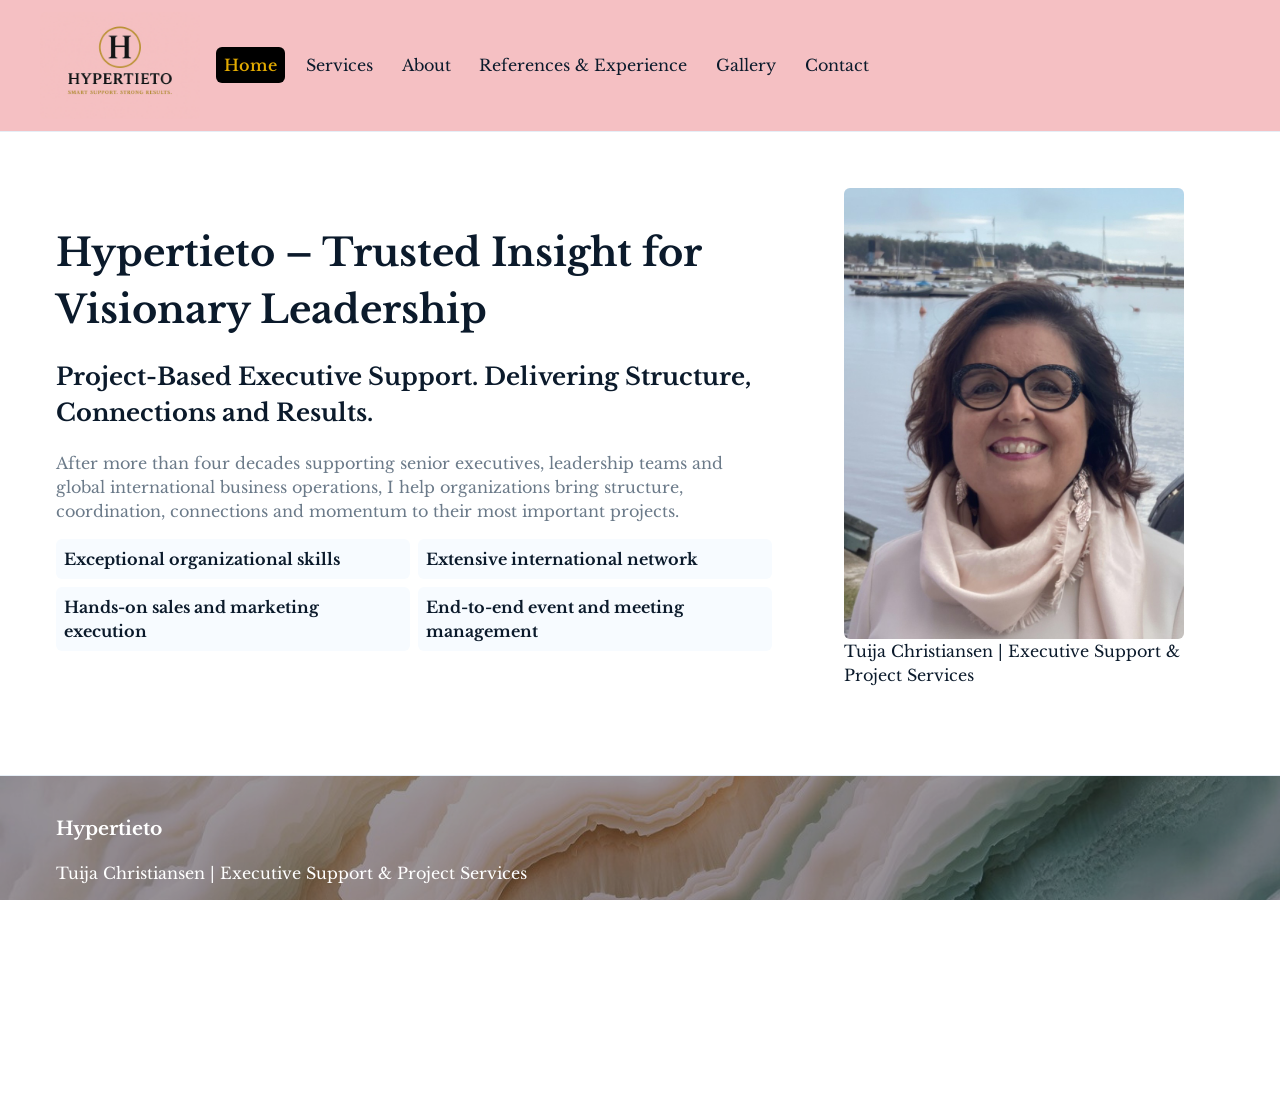
<file: index.html>
<!doctype html>
<!--===========================================================================================

    Hypertieto - suomenkielinen landing page
    Rakenne: header, main, footer
    Muokkaa pääsisältöä kohdasta: PÄÄSISÄLTÖ
    
============================================================================================-->

<html lang="fi">
<head>
    <meta http-equiv="refresh" content="0; url=/en/index.html">
    <meta name="robots" content="noindex">
    <script>window.location.replace('/en/index.html');</script>
    <meta charset="UTF-8">
    <meta name="viewport" content="width=device-width, initial-scale=1.0">
    <meta name="description" content="Tuija Christiansen | Executive Support & Project Services. Project-based executive support, coordination and event management for international business operations.">
    <link rel="icon" href="img/favicon.ico">
    <title>Tuija Christiansen | Executive Support &amp; Project Services</title>

    <link rel="preconnect" href="https://fonts.googleapis.com">
    <link rel="preconnect" href="https://fonts.gstatic.com" crossorigin>
    <link href="https://fonts.googleapis.com/css2?family=Libre+Baskerville:ital,wght@0,400..700;1,400..700&display=swap"
        rel="stylesheet">
        
    <!-- Päätyylit -->
    <link rel="stylesheet" href="css/styles.css">
    
    <!-- Kieliversiot / SEO -->
    <link rel="canonical" href="https://hypertieto.fi/en/index.html">
</head>

<body>
    <!-- ==============================================================
        HEADER: logo, päävalikko, kielivalinta ja mobiilivalikko
    =============================================================== -->
    <header class="site-header">
        <div class="container header-inner">
            <!-- Logo: toimii etusivulinkkinä -->
            <a href="/index.html" class="logo" aria-label="Hypertieto">
                <img src="/img/logo.png" alt="Hypertieto logo" width="160" height="40">
            </a>

            <!-- Päävalikko (näkymissä > mobiili) -->
            <nav class="main-nav" aria-label="Päävalikko">
                <ul>
                    <li><a href="/index.html">Etusivu</a></li>
                    <li><a href="/fi/palvelut.html">Palvelut</a></li>
                    <li><a href="/fi/minusta.html">Minusta</a></li>
                    <li><a href="/fi/referenssit.html">Referenssit</a></li>
                    <li><a href="/fi/yhteys.html">Ota yhteyttä</a></li>
                </ul>
            </nav>

            <!-- Oikean reunan kielivalinnat ja mobiilivalikko -->
            <div class="header-right">
                <!-- Kielivalinnat -->
                <div class="lang-switch">
                    <button class="lang-btn" id="lang-fi" aria-label="Suomi" title="Suomi">
                        <img src="/img/flag-fi.png" alt="Suomen lippu" width="28" height="20">
                    </button>
                    <button class="lang-btn" id="lang-en" aria-label="English" title="English">
                        <img src="/img/flag-en.png" alt="UK/US flag" width="28" height="20">
                    </button>
                </div>

                <!-- Hampurilaispainike mobiilinavigaatiolle -->
                <button id="menu-toggle" class="menu-toggle" aria-expanded="false" aria-controls="mobile-menu"
                    aria-label="Avaa valikko">
                    <span class="hamburger" aria-hidden="true"></span>
                </button>
            </div>
        </div>

        <!-- Mobiilivalikko (näkyy vain pienillä näytöillä) -->
        <div id="mobile-menu" class="mobile-menu" hidden>
            <nav aria-label="Päävalikko mobiili">
                <ul>
                    <li><a href="/index.html">Etusivu</a></li>
                    <li><a href="/fi/palvelut.html">Palvelut</a></li>
                    <li><a href="/fi/minusta.html">Minusta</a></li>
                    <li><a href="/fi/referenssit.html">Referenssit</a></li>
                    <li><a href="/fi/yhteys.html">Ota yhteyttä</a></li>
                </ul>
            </nav>
        </div>
    </header>

    <!-- =================================================================
        PÄÄSISÄLTÖ
        Käyttäjälle ohjeet: Täällä saa tehdä muutoksia etusivun sisältöön!
    ================================================================== -->
    <main id="main" class="site-main">
        <!-- HERO-OSIO -->
        <section class="hero">
            <div class="container hero-grid">
                <!-- Tekstisisältö -->
                <div class="hero-content">
                    <h1>Johdon assistenttipalvelut projektina – tuloksia nopeasti</h1>
                    <p class="lead">
                        Kokemus ylimmän johdon tukena 40+ vuotta. Organisointi, myynti & markkinointi,
                        tapahtumat ja kokoukset. Työskentelen suomeksi, ruotsiksi, norjaksi, saksaksi ja englanniksi.
                    </p>

                    <!-- CTA-painike -->
                    <div class="hero-ctas">
                        <a class="btn btn-primary" href="fi/yhteys.html#book">Varaa 20 min keskustelu</a>
                    </div>

                    <!-- Vahvuuslista -->
                    <ul class="highlights">
                        <li><strong>Erinomainen organisointikyky</strong></li>
                        <li><strong>Laaja globaali verkosto</strong></li>
                        <li><strong>Myynnin & markkinoinnin toteutus</strong></li>
                        <li><strong>Tapahtumat & kokoukset end-to-end</strong></li>
                    </ul>
                </div>

                <!-- Profiilikuva -->
                <figure class="hero-figure">
                    <img src="img/tuija_2.jpg" alt="Tuija Christiansen profiilikuva" width="420" height="560">
                    <figcaption>Tuija Christiansen – Virtuaali Johdon Assistentti</figcaption>
                </figure>
            </div>
        </section>

        <!-- GALLERIA -->
        <section class="gallery-teaser">
            <div class="container">
                <h2>Hetkiä työstä</h2>

                <div class="gallery-grid">
                    <figure>
                        <img src="img/meeting_germany.jpg" alt="Kokoustila Saksassa" width="360" height="240"
                            loading="lazy">
                        <figcaption>Kokoustila Saksassa</figcaption>
                    </figure>
                    <figure>
                        <img src="img/finland.jpg" alt="Tiimipäivä Suomessa" width="360" height="240" loading="lazy">
                        <figcaption>Tiimipäivä Suomessa</figcaption>
                    </figure>
                    <figure>
                        <img src="img/food.jpg" alt="Tapahtumatarjoilu" width="360" height="240" loading="lazy">
                        <figcaption>Tapahtumatarjoilu</figcaption>
                    </figure>
                </div>

                <p><a class="btn" href="fi/referenssit.html">Katso referenssit ja keissit</a></p>
            </div>
        </section>
    </main>

    <!-- ==============================================================
        ALATUNNISTE / FOOTER
    =============================================================== -->
    <footer class="site-footer">
        <div class="container footer-grid">

            <!-- Yhteystiedot -->
            <div>
                <h3>Hypertieto</h3>
                <p>Tuija Christiansen · Virtuaali Johdon Assistentti</p>

                <!-- Sähköposti ja puhelin -->
                <div class="footer-contact">
                    <a href="mailto:tuija.christiansen@hypertieto.fi" class="contact-link">
                        <svg class="contact-icon" xmlns="https://www.w3.org/2000/svg" viewBox="0 0 512 512"
                            aria-hidden="true">
                            <path fill="currentColor"
                                d="M502.3 190.8 327.4 338.2c-22.2 18.9-54.6 18.9-76.8 0L9.7 190.8C3.9 186.1 0 178.7 0 170.7V96c0-26.5 21.5-48 48-48h416c26.5 0 48 21.5 48 48v74.7c0 8-3.9 15.4-9.7 20.1zM0 224v192c0 26.5 21.5 48 48 48h416c26.5 0 48-21.5 48-48V224L327.4 371.4c-22.2 18.9-54.6 18.9-76.8 0L0 224z" />
                        </svg>
                        <span>tuija.christiansen@hypertieto.fi</span>
                    </a>

                    <a href="tel:+358505681187" class="contact-link">
                        <svg class="contact-icon" xmlns="https://www.w3.org/2000/svg" viewBox="0 0 512 512"
                            aria-hidden="true">
                            <path fill="currentColor"
                                d="M511.7 387.3c-2.2 49.6-42.2 89.6-91.8 91.8-52.8 2.4-105.6-14.2-152.8-47.2-47.2-33-85.6-77.6-114.4-129.6-28.8-52-44.8-108.8-47.2-161.6-2.2-49.6 39.2-91.6 88.8-93.8 23.2-1 46.4 6.4 64.8 21.6l46.4 37.6c18.4 15.2 24.8 40.8 16.8 63.2l-20.8 57.6c-4.8 13.6-16.8 23.2-31.2 25.6l-52.8 8.8c14.4 28.8 34.4 55.2 58.4 77.6 24 22.4 51.2 40.8 80 54.4l8.8-52.8c2.4-14.4 12-26.4 25.6-31.2l57.6-20.8c22.4-8 48-1.6 63.2 16.8l37.6 46.4c15.2 18.4 22.6 41.6 21.6 64.8z" />
                        </svg>
                        <span>+358 50 5681187</span>
                    </a>
                </div>

                <!-- LinkedIn -->
                <div class="footer-social">
                    <a href="https://www.linkedin.com/in/tuija-christiansen-08aa6456/" class="linkedin-btn"
                        target="_blank" rel="noopener">
                        <svg xmlns="https://www.w3.org/2000/svg" viewBox="0 0 448 512" class="linkedin-icon"
                            aria-hidden="true">
                            <path fill="currentColor"
                                d="M100.28 448H7.4V148.9h92.88zm-46.44-341C24.3 107 0 82.7 0 53.5A53.5 53.5 0 0 1 53.5 0C82.7 0 107 24.3 107 53.5c0 29.2-24.3 53.5-53.5 53.5zM447.9 448h-92.4V304.1c0-34.3-12.3-57.7-43.1-57.7-23.5 0-37.6 15.8-43.8 31.1-2.2 5.3-2.8 12.7-2.8 20.1V448h-92.4s1.2-270.7 0-299.1h92.4v42.4c12.3-19 34.3-46 83.5-46 61 0 107 39.8 107 125.4V448z" />
                        </svg>
                        <span>Let's connect!</span>
                    </a>
                </div>
            </div>

            <!-- Päivitysaikaleima -->
            <div class="footer-meta">
            <p>Viimeksi päivitetty: <time id="paivitetty"></time></p>
            </div>
        </div>
    </footer>

    <!-- Pää-JavaScript (käsittelee mobiilivalikon, kielivalinnan ja aktiivisen linkin korostuksen) -->
    <script src="js/main.js" defer></script>
</body>

</html>
</file>
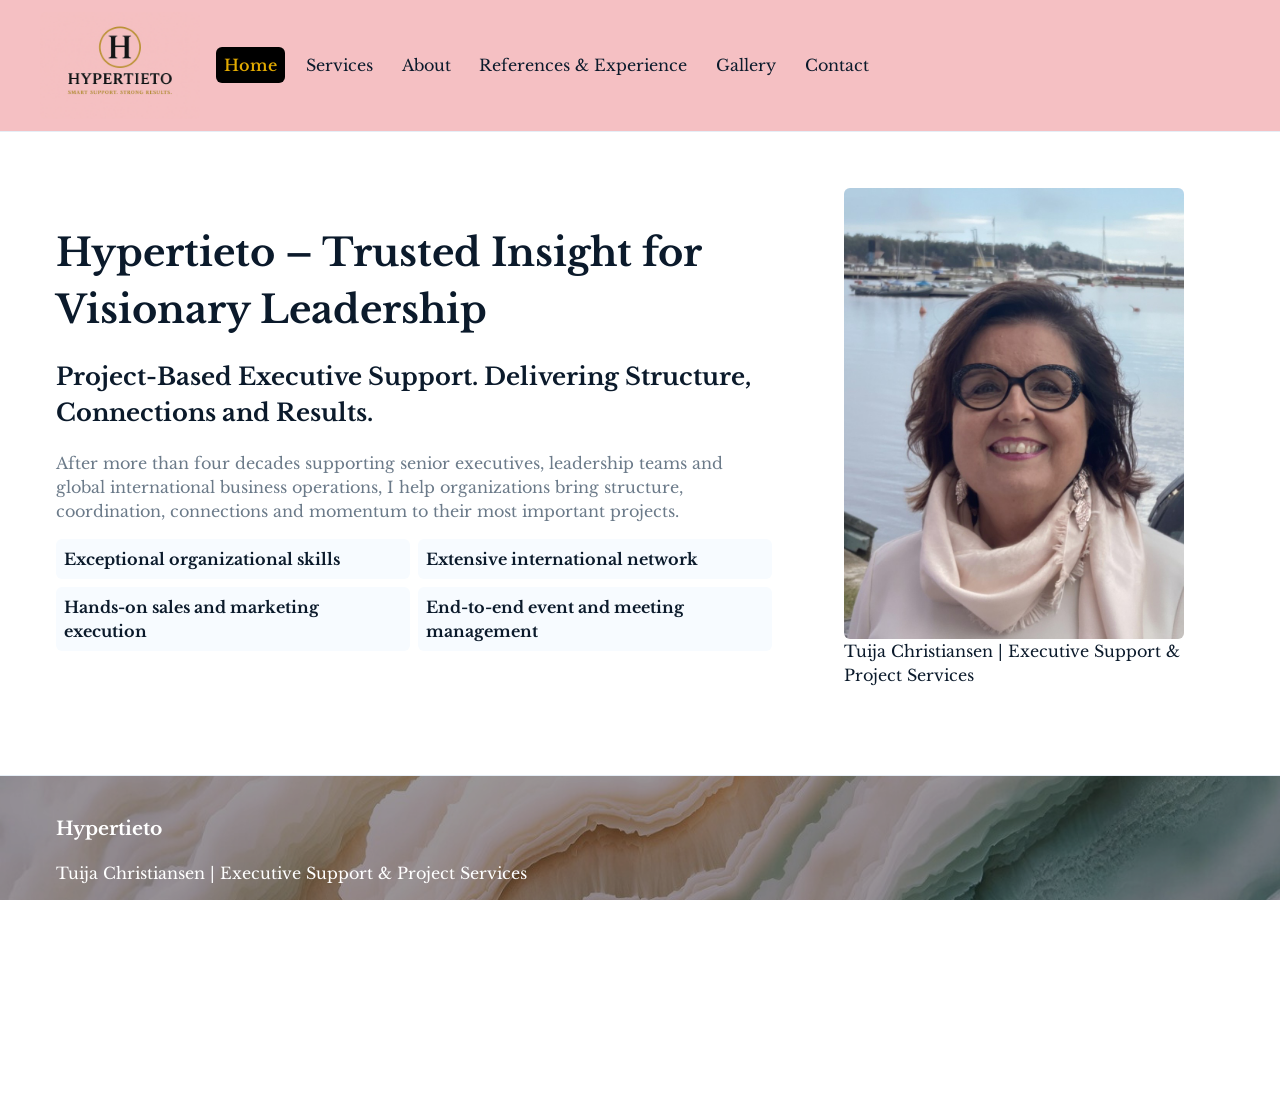
<file: en/index.html>
<!doctype html>
<html lang="en">

<head>
    <meta charset="utf-8">
    <meta name="viewport" content="width=device-width, initial-scale=1.0">

    <title>Hypertieto - Trusted Insight for Visionary Leadership</title>
    <meta name="description"
        content="Tuija Christiansen | Executive Support &amp; Project Services. Project-based executive support, coordination and event management for international business operations.">

    <link rel="icon" type="image/png" sizes="48x48" href="/img/favicon.png">

    <link rel="preconnect" href="https://fonts.googleapis.com">
    <link rel="preconnect" href="https://fonts.gstatic.com" crossorigin>

    <link href="https://fonts.googleapis.com/css2?family=Libre+Baskerville:ital,wght@0,400..700;1,400..700&display=swap"
        rel="stylesheet">

    <link rel="stylesheet" href="../css/styles.css">

    <link rel="canonical" href="https://hypertieto.fi/en/index.html">
</head>

<body>

    <!-- ==============================================================
        HEADER: logo, päävalikko ja mobiilivalikko
    =============================================================== -->
    <header class="site-header">

        <div class="container header-inner">

            <!-- Logo -->
            <a href="/en/index.html" class="logo" aria-label="Hypertieto">
                <img src="/img/logo.png" alt="Hypertieto logo" width="160" height="40">
            </a>

            <!-- Päävalikko desktop -->
            <nav class="main-nav" aria-label="Main menu">
                <ul>
                    <li><a href="/en/index.html">Home</a></li>
                    <li><a href="/en/services.html">Services</a></li>
                    <li><a href="/en/about.html">About</a></li>
                    <li><a href="/en/case-studies.html">References &amp; Experience</a></li>
                    <li><a href="/en/gallery.html">Gallery</a></li>
                    <li><a href="/en/contact.html">Contact</a></li>
                </ul>
            </nav>

            <!-- Mobiilivalikon painike -->
            <div class="header-right">

                <button id="menu-toggle" class="menu-toggle" aria-expanded="false" aria-controls="mobile-menu"
                    aria-label="Open menu">

                    <span class="hamburger" aria-hidden="true"></span>

                </button>

            </div>

        </div>

        <!-- Mobiilivalikko -->
        <div id="mobile-menu" class="mobile-menu" hidden>

            <nav aria-label="Mobile main menu">

                <ul>
                    <li><a href="/en/index.html">Home</a></li>
                    <li><a href="/en/services.html">Services</a></li>
                    <li><a href="/en/about.html">About</a></li>
                    <li><a href="/en/case-studies.html">References &amp; Experience</a></li>
                    <li><a href="/en/gallery.html">Gallery</a></li>
                    <li><a href="/en/contact.html">Contact</a></li>
                </ul>

            </nav>

        </div>

    </header>


    <!-- =================================================================
        PÄÄSISÄLTÖ
    ================================================================== -->
    <main id="main" class="site-main">

        <!-- HERO-OSIO -->
        <section class="hero">

            <div class="container hero-grid">

                <!-- ======================================================
                    HERO-TEXT
                ======================================================= -->
                <div class="hero-content">

                    <!-- Pääotsikko -->
                    <h1 class="hero-title">
                        Hypertieto – Trusted Insight for Visionary Leadership
                    </h1>


                    <!-- ==================================================
                        MOBIILIKUVA

                        Näkyy vain mobiilissa.
                        Sijaitsee heti H1-otsikon jälkeen.
                    =================================================== -->
                    <figure class="hero-figure hero-figure-mobile">

                        <img src="../img/tuija_2.jpg" alt="Tuija Christiansen profile" width="420" height="560">

                        <figcaption>
                            Tuija Christiansen | Executive Support &amp; Project Services
                        </figcaption>

                    </figure>


                    <!-- Alaotsikko -->
                    <h2>
                        Project-Based Executive Support. Delivering Structure, Connections and Results.
                    </h2>


                    <!-- Esittelyteksti -->
                    <p class="lead">
                        After more than four decades supporting senior executives, leadership teams and global
                        international business operations, I help organizations bring structure, coordination,
                        connections and momentum to their most important projects.
                    </p>


                    <!-- ==================================================
                        CTA-painike
                        Poistettu käytöstä tällä hetkellä.
                    =================================================== -->
                    <!--
                    <div class="hero-ctas">
                        <a class="btn btn-primary" href="contact.html#book">
                            Book a 20 min call
                        </a>
                    </div>
                    -->


                    <!-- ==================================================
                        VAHVUUSLISTA
                    =================================================== -->
                    <ul class="highlights">

                        <li>
                            <strong>Exceptional organizational skills</strong>
                        </li>

                        <li>
                            <strong>Extensive international network</strong>
                        </li>

                        <li>
                            <strong>Hands-on sales and marketing execution</strong>
                        </li>

                        <li>
                            <strong>End-to-end event and meeting management</strong>
                        </li>

                    </ul>

                </div>

                <figure class="hero-figure hero-figure-desktop">

                    <img src="../img/tuija_2.jpg" alt="Tuija Christiansen profile" width="420" height="560">

                    <figcaption>
                        Tuija Christiansen | Executive Support &amp; Project Services
                    </figcaption>

                </figure>

            </div>

        </section>

    </main>


    <!-- ==============================================================
       FOOTER
    =============================================================== -->
    <footer class="site-footer">

        <div class="container footer-grid">

            <div>

                <h3>Hypertieto</h3>
                <p>Tuija Christiansen | Executive Support &amp; Project Services</p>

                <!-- Yhteystiedot -->
                <div class="footer-contact">

                    <!-- Email -->
                    <a href="mailto:tuija.christiansen@hypertieto.fi" class="contact-link">

                        <svg class="contact-icon" xmlns="https://www.w3.org/2000/svg" viewBox="0 0 512 512"
                            aria-hidden="true">

                            <path fill="currentColor"
                                d="M502.3 190.8 327.4 338.2c-22.2 18.9-54.6 18.9-76.8 0L9.7 190.8C3.9 186.1 0 178.7 0 170.7V96c0-26.5 21.5-48 48-48h416c26.5 0 48 21.5 48 48v74.7c0 8-3.9 15.4-9.7 20.1zM0 224v192c0 26.5 21.5 48 48 48h416c26.5 0 48-21.5 48-48V224L327.4 371.4c-22.2 18.9-54.6 18.9-76.8 0L0 224z" />

                        </svg>

                        <span>
                            tuija.christiansen@hypertieto.fi
                        </span>

                    </a>


                    <!-- Puhelin -->
                    <a href="tel:+358505681187" class="contact-link">

                        <svg class="contact-icon" xmlns="https://www.w3.org/2000/svg" viewBox="0 0 512 512"
                            aria-hidden="true">

                            <path fill="currentColor"
                                d="M511.7 387.3c-2.2 49.6-42.2 89.6-91.8 91.8-52.8 2.4-105.6-14.2-152.8-47.2-47.2-33-85.6-77.6-114.4-129.6-28.8-52-44.8-108.8-47.2-161.6-2.2-49.6 39.2-91.6 88.8-93.8 23.2-1 46.4 6.4 64.8 21.6l46.4 37.6c18.4 15.2 24.8 40.8 16.8 63.2l-20.8 57.6c-4.8 13.6-16.8 23.2-31.2 25.6l-52.8 8.8c14.4 28.8 34.4 55.2 58.4 77.6 24 22.4 51.2 40.8 80 54.4l8.8-52.8c2.4-14.4 12-26.4 25.6-31.2l57.6-20.8c22.4-8 48-1.6 63.2 16.8l37.6 46.4c15.2 18.4 22.6 41.6 21.6 64.8z" />

                        </svg>

                        <span>
                            +358 50 5681187
                        </span>

                    </a>

                </div>


                <!-- LinkedIn -->
                <div class="footer-social">

                    <a href="https://www.linkedin.com/in/tuija-christiansen-08aa6456/" class="linkedin-btn"
                        target="_blank" rel="noopener noreferrer">

                        <svg xmlns="https://www.w3.org/2000/svg" viewBox="0 0 448 512" class="linkedin-icon"
                            aria-hidden="true">

                            <path fill="currentColor"
                                d="M100.28 448H7.4V148.9h92.88zm-46.44-341C24.3 107 0 82.7 0 53.5A53.5 53.5 0 0 1 53.5 0C82.7 0 107 24.3 107 53.5c0 29.2-24.3 53.5-53.5 53.5zM447.9 448h-92.4V304.1c0-34.3-12.3-57.7-43.1-57.7-23.5 0-37.6 15.8-43.8 31.1-2.2 5.3-2.8 12.7-2.8 20.1V448h-92.4s1.2-270.7 0-299.1h92.4v42.4c12.3-19 34.3-46 83.5-46 61 0 107 39.8 107 125.4V448z" />

                        </svg>

                        <span>
                            Let's connect!
                        </span>

                    </a>

                </div>

            </div>


            <!-- Päivitysaikaleima -->
            <div class="footer-meta">

                <p>
                    Last updated:
                    <time id="paivitetty"></time>
                </p>

            </div>

        </div>

    </footer>


    <!-- Pää-JavaScript -->
    <script src="../js/main.js" defer></script>

</body>

</html>
</file>
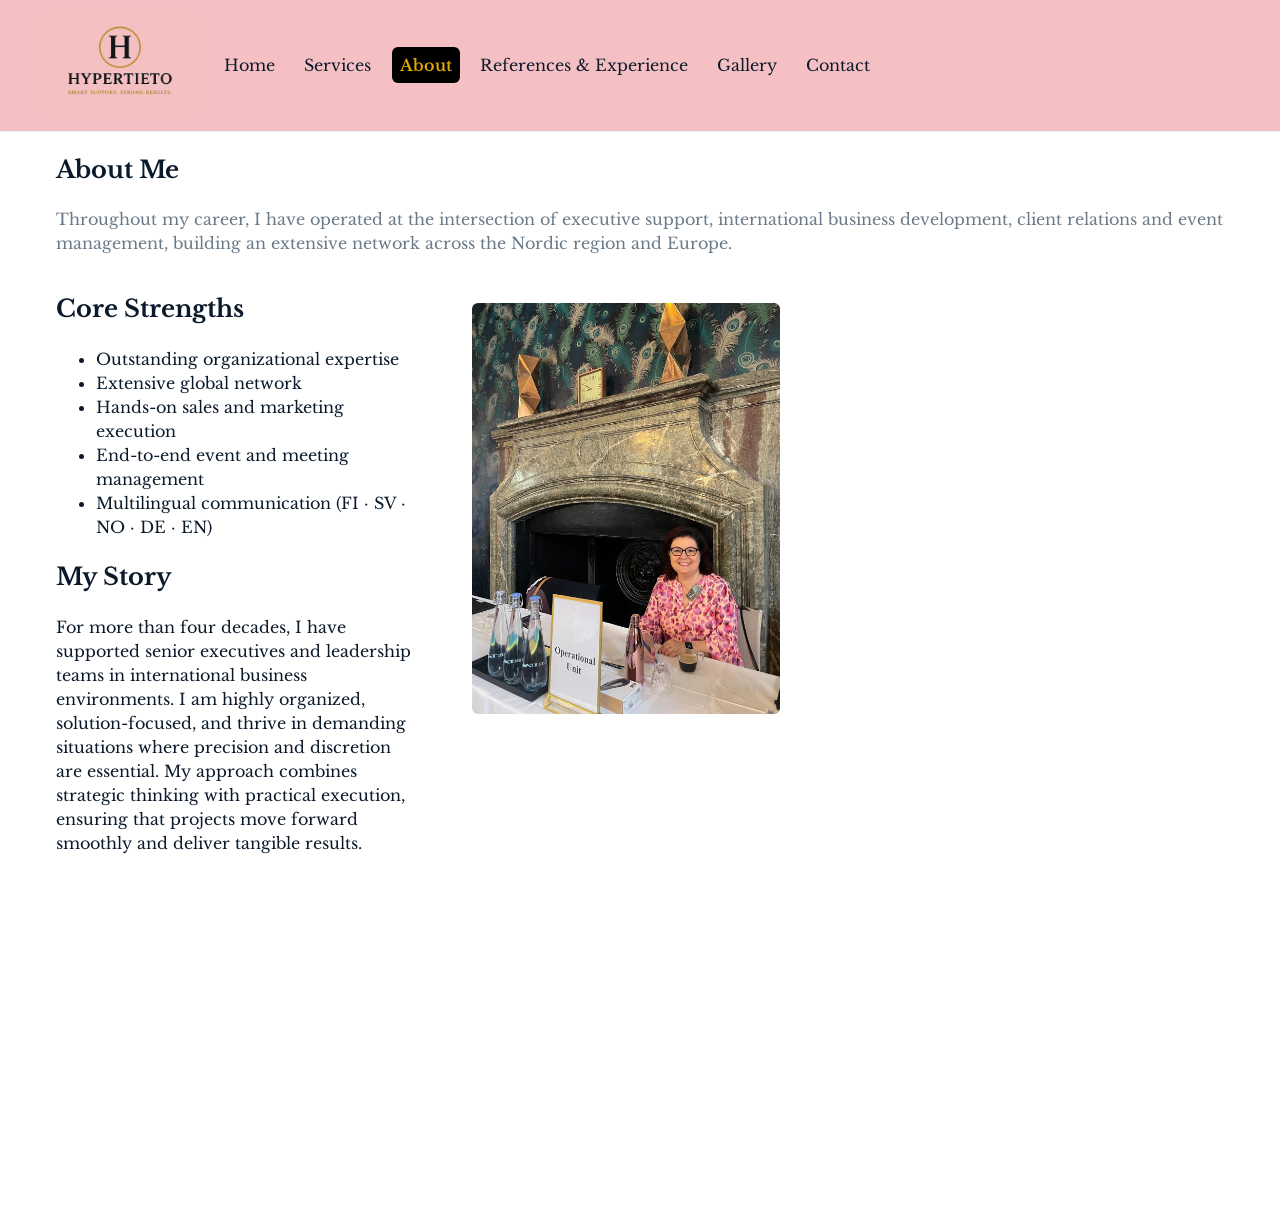
<file: en/about.html>
<!doctype html>
<html lang="en">

<head>
    <meta charset="utf-8">
    <meta name="viewport" content="width=device-width, initial-scale=1.0">

    <title>Hypertieto – Tuija Christiansen</title>
    <meta name="description"
        content="Solution-oriented Executive Assistant. For more than four decades, I have supported senior executives and leadership international business environments.">
    
    <link rel="icon" type="image/png" sizes="48x48" href="/img/favicon.png">

    <link rel="preconnect" href="https://fonts.googleapis.com">
    <link rel="preconnect" href="https://fonts.gstatic.com" crossorigin>

    <link href="https://fonts.googleapis.com/css2?family=Libre+Baskerville:ital,wght@0,400..700;1,400..700&display=swap"
        rel="stylesheet">

    <link rel="stylesheet" href="../css/styles.css">

    <link rel="canonical" href="https://hypertieto.fi/en/about.html">
</head>

<body>
    <!-- ==============================================================
       HEADER: logo, päävalikko, kielipainikkeet ja mobiilivalikko
    ============================================================== -->
    <header class="site-header">
        <div class="container header-inner">
            <!-- Logo: linkki englanninkieliseen etusivuun -->
            <a href="/en/index.html" class="logo" aria-label="Hypertieto">
                <img src="/img/logo.png" alt="Hypertieto logo" width="160" height="40">
            </a>

            <!-- Päänavigaatio (desktop) -->
            <nav class="main-nav" aria-label="Main menu">
                <ul>
                    <li><a href="/en/index.html">Home</a></li>
                    <li><a href="/en/services.html">Services</a></li>
                    <li><a href="/en/about.html">About</a></li>
                    <li><a href="/en/case-studies.html">References & Experience</a></li>
                    <li><a href="/en/gallery.html">Gallery</a></li>
                    <li><a href="/en/contact.html">Contact</a></li>
                </ul>
            </nav>

            <!-- Oikea reuna: kielivalinnat ja mobiilivalikon painike -->
            <div class="header-right">
                <!-- Hampurilaispainike mobiilivalikolle -->
                <button id="menu-toggle" class="menu-toggle" aria-expanded="false" aria-controls="mobile-menu"
                    aria-label="Open menu">
                    <span class="hamburger" aria-hidden="true"></span>
                </button>
            </div>
        </div>

        <!-- Mobiilivalikko (piilotettu oletuksena; JS näyttää/piilottaa) -->
        <div id="mobile-menu" class="mobile-menu" hidden>
            <nav aria-label="Mobile main menu">
                <ul>
                    <li><a href="/en/index.html">Home</a></li>
                    <li><a href="/en/services.html">Services</a></li>
                    <li><a href="/en/about.html">About</a></li>
                    <li><a href="/en/case-studies.html">References & Experience</a></li>
                    <li><a href="/en/gallery.html">Gallery</a></li>
                    <li><a href="/en/contact.html">Contact</a></li>
                </ul>
            </nav>
        </div>
    </header>

    <!-- =================================================================
       PÄÄSISÄLTÖ
    ================================================================== -->
    <main class="container" id="main">
        <article class="about">
            <h1>About Me</h1>

            <p class="lead">
                Throughout my career, I have operated at the intersection of executive support,
                international business development, client relations and event management, building an
                extensive network across the Nordic region and Europe.
            </p>

            <div class="about-grid about-grid-reversed">
                <!-- Tekstiosio -->
                <section>
                    <h2>Core Strengths</h2>
                    <ul>
                        <li>Outstanding organizational expertise</li>
                        <li>Extensive global network</li>
                        <li>Hands-on sales and marketing execution</li>
                        <li>End-to-end event and meeting management</li>
                        <li>Multilingual communication (FI · SV · NO · DE · EN)</li>
                    </ul>

                    <h2>My Story</h2>
                    <p>
                        For more than four decades, I have supported senior executives and leadership teams in
                        international business environments. I am highly organized, solution-focused, and thrive in
                        demanding situations where precision and discretion are essential. My approach combines
                        strategic thinking with practical execution, ensuring that projects move forward smoothly
                        and deliver tangible results.
                    </p>
                </section>



            <!-- Lisäkuvat -->
            <div class="additional-photos">
                <figure>
                    <img src="../img/tuija_3.jpg" alt="Tuija at a German leadership meeting" width="420" height="280"
                        loading="lazy">
                </figure>
            </div>
        </article>
    </main>

    <!-- ==============================================================
       FOOTER: yritystiedot, yhteystiedot ja sosiaalinen media
       (yksi .container sisältää footer-gridin)
    ============================================================== -->
    <footer class="site-footer">
        <div class="container footer-grid">
            <div>
                <h3>Hypertieto</h3>
                <p>Tuija Christiansen | Executive Support &amp; Project Services</p>

                <!-- Yhteystiedot -->
                <div class="footer-contact">
                    <a href="mailto:tuija.christiansen@hypertieto.fi" class="contact-link">
                        <svg class="contact-icon" viewBox="0 0 512 512" aria-hidden="true" focusable="false">
                            <path fill="currentColor"
                                d="M502.3 190.8 327.4 338.2c-22.2 18.9-54.6 18.9-76.8 0L9.7 190.8C3.9 186.1 0 178.7 0 170.7V96c0-26.5 21.5-48 48-48h416c26.5 0 48 21.5 48 48v74.7c0 8-3.9 15.4-9.7 20.1zM0 224v192c0 26.5 21.5 48 48 48h416c26.5 0 48-21.5 48-48V224L327.4 371.4c-22.2 18.9-54.6 18.9-76.8 0L0 224z" />
                        </svg>
                        <span>tuija.christiansen@hypertieto.fi</span>
                    </a>

                    <a href="tel:+358505681187" class="contact-link">
                        <svg class="contact-icon" viewBox="0 0 512 512" aria-hidden="true" focusable="false">
                            <path fill="currentColor"
                                d="M511.7 387.3c-2.2 49.6-42.2 89.6-91.8 91.8-52.8 2.4-105.6-14.2-152.8-47.2-47.2-33-85.6-77.6-114.4-129.6-28.8-52-44.8-108.8-47.2-161.6-2.2-49.6 39.2-91.6 88.8-93.8 23.2-1 46.4 6.4 64.8 21.6l46.4 37.6c18.4 15.2 24.8 40.8 16.8 63.2l-20.8 57.6c-4.8 13.6-16.8 23.2-31.2 25.6l-52.8 8.8c14.4 28.8 34.4 55.2 58.4 77.6 24 22.4 51.2 40.8 80 54.4l8.8-52.8c2.4-14.4 12-26.4 25.6-31.2l57.6-20.8c22.4-8 48-1.6 63.2 16.8l37.6 46.4c15.2 18.4 22.6 41.6 21.6 64.8z" />
                        </svg>
                        <span>+358 50 5681187</span>
                    </a>
                </div>

                <!-- LinkedIn -->
                <div class="footer-social">
                    <a href="https://www.linkedin.com/in/tuija-christiansen-08aa6456/" class="linkedin-btn"
                        target="_blank" rel="noopener noreferrer">
                        <svg class="linkedin-icon" viewBox="0 0 448 512" aria-hidden="true" focusable="false">
                            <path fill="currentColor"
                                d="M100.28 448H7.4V148.9h92.88zm-46.44-341C24.3 107 0 82.7 0 53.5A53.5 53.5 0 0 1 53.5 0C82.7 0 107 24.3 107 53.5c0 29.2-24.3 53.5-53.5 53.5zM447.9 448h-92.4V304.1c0-34.3-12.3-57.7-43.1-57.7-23.5 0-37.6 15.8-43.8 31.1-2.2 5.3-2.8 12.7-2.8 20.1V448h-92.4s1.2-270.7 0-299.1h92.4v42.4c12.3-19 34.3-46 83.5-46 61 0 107 39.8 107 125.4V448z" />
                        </svg>
                        <span>Let's connect!</span>
                    </a>
                </div>
            </div>

            <!-- Päivitysaikaleima -->
            <div class="footer-meta">
                <p>Last updated: <time id="paivitetty"></time></p>
            </div>
        </div>
    </footer>

    <!-- Pää-JavaScript -->
    <script src="../js/main.js" defer></script>
</body>

</html>
</file>
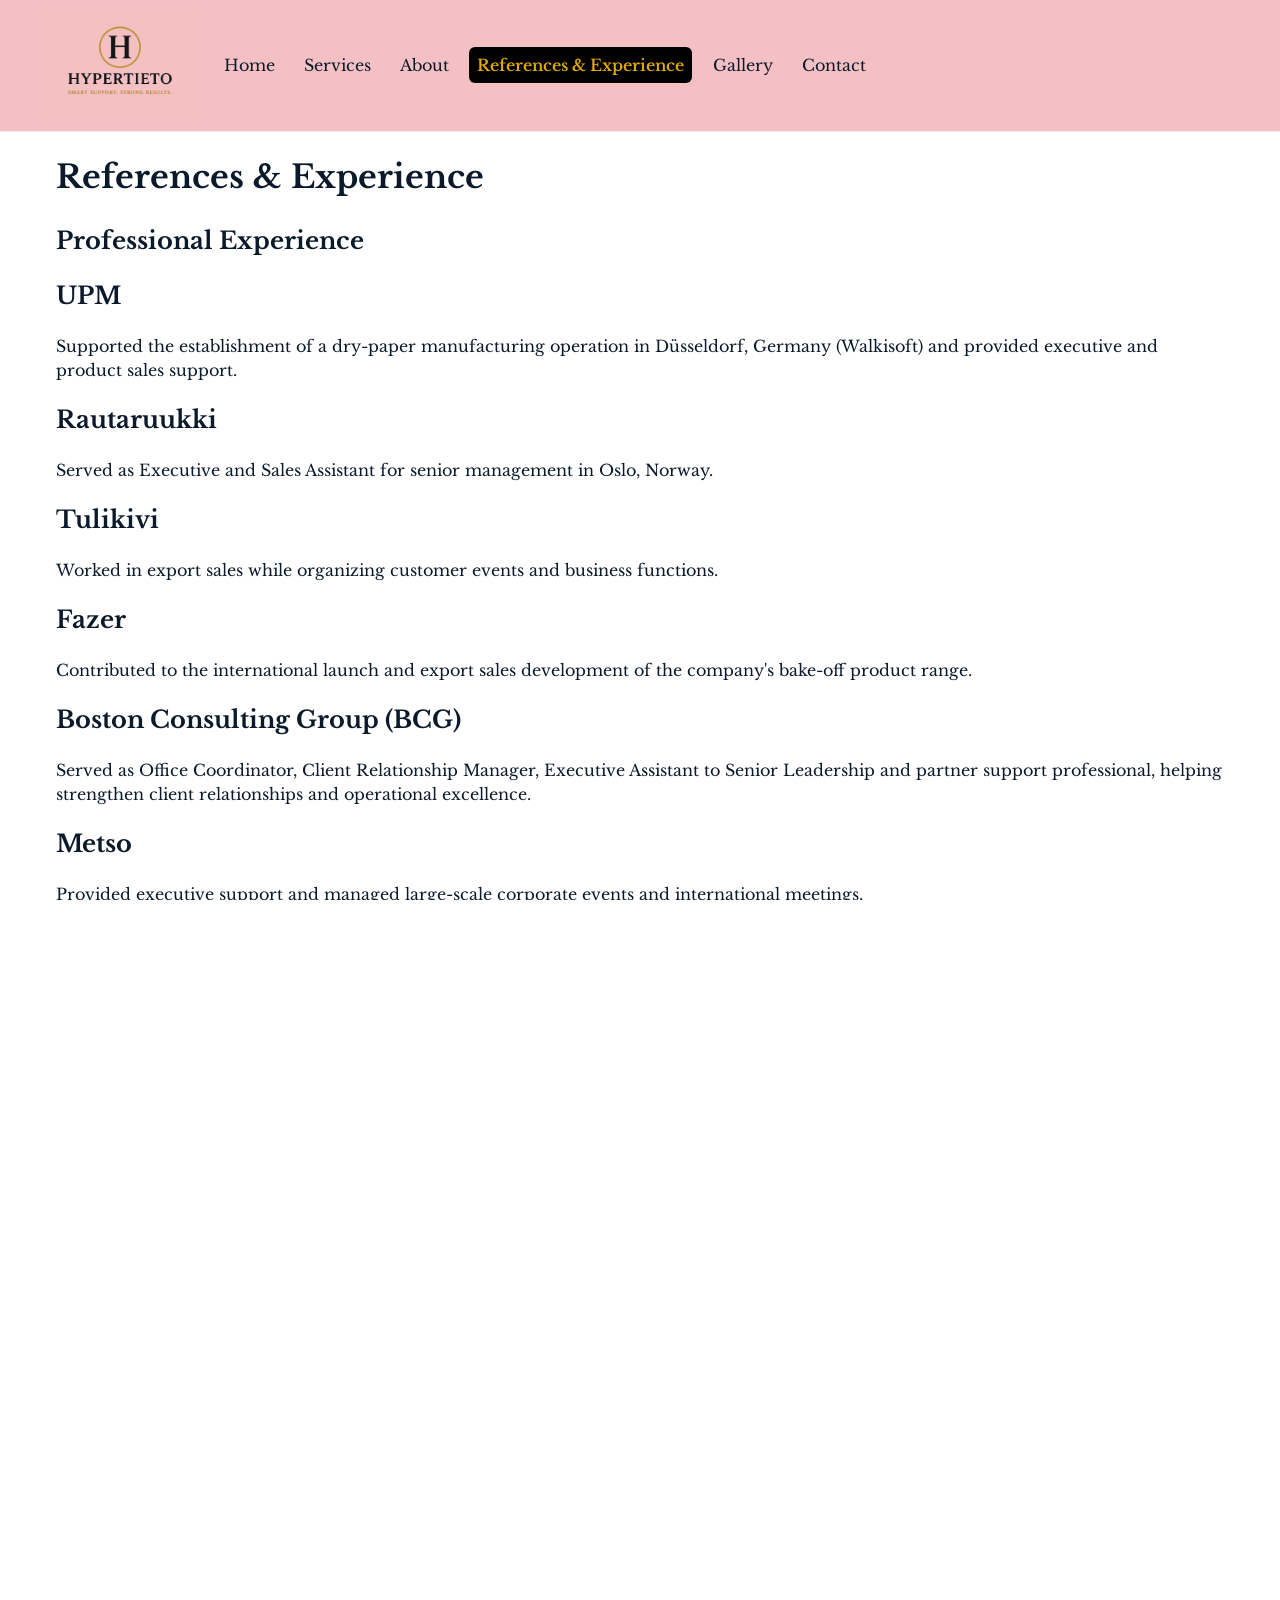
<file: en/case-studies.html>
<!doctype html>
<html lang="en">

<head>
    <meta charset="utf-8">
    <meta name="viewport" content="width=device-width, initial-scale=1.0">

    <title>Hypertieto - References &amp; Experience</title>
    <meta name="description"
        content="References &amp; Experience and references: UPM, Rautaruukki, Tulikivi, Fazer, BCG, Metso.">
    
    <link rel="icon" type="image/png" sizes="48x48" href="/img/favicon.png">

    <link rel="preconnect" href="https://fonts.googleapis.com">
    <link rel="preconnect" href="https://fonts.gstatic.com" crossorigin>

    <link href="https://fonts.googleapis.com/css2?family=Libre+Baskerville:ital,wght@0,400..700;1,400..700&display=swap"
        rel="stylesheet">

    <link rel="stylesheet" href="../css/styles.css">

    <link rel="canonical" href="https://hypertieto.fi/en/case-studies.html">
</head>

<body>
    <!-- ==============================================================
       HEADER: logo, päävalikko, kielipainikkeet ja mobiilivalikko
    ============================================================== -->
    <header class="site-header">
        <div class="container header-inner">
            <!-- Logo: linkki englanninkieliseen etusivuun -->
            <a href="/en/index.html" class="logo" aria-label="Hypertieto">
                <img src="/img/logo.png" alt="Hypertieto logo" width="160" height="40">
            </a>

            <!-- Päänavigaatio (desktop) -->
            <nav class="main-nav" aria-label="Main menu">
                <ul>
                    <li><a href="/en/index.html">Home</a></li>
                    <li><a href="/en/services.html">Services</a></li>
                    <li><a href="/en/about.html">About</a></li>
                    <li><a href="/en/case-studies.html">References & Experience</a></li>
                    <li><a href="/en/gallery.html">Gallery</a></li>
                    <li><a href="/en/contact.html">Contact</a></li>
                </ul>
            </nav>

            <!-- Oikea reuna: kielivalinnat ja mobiilivalikon painike -->
            <div class="header-right">
                <!-- Hampurilaispainike mobiilivalikolle -->
                <button id="menu-toggle" class="menu-toggle" aria-expanded="false" aria-controls="mobile-menu"
                    aria-label="Open menu">
                    <span class="hamburger" aria-hidden="true"></span>
                </button>
            </div>
        </div>

        <!-- Mobiilivalikko (piilotettu oletuksena; JS näyttää/piilottaa) -->
        <div id="mobile-menu" class="mobile-menu" hidden>
            <nav aria-label="Mobile main menu">
                <ul>
                    <li><a href="/en/index.html">Home</a></li>
                    <li><a href="/en/services.html">Services</a></li>
                    <li><a href="/en/about.html">About</a></li>
                    <li><a href="/en/case-studies.html">References & Experience</a></li>
                    <li><a href="/en/gallery.html">Gallery</a></li>
                    <li><a href="/en/contact.html">Contact</a></li>
                </ul>
            </nav>
        </div>
    </header>

    <!-- =================================================================
       PÄÄSISÄLTÖ
    ================================================================== -->
    <main id="main" class="container">
        <h1>References & Experience</h1>

        <section class="cases">
            <h2>Professional Experience</h2>

            <!-- Case 1 -->
            <article class="case">
                <h2>UPM</h2>

                <p>Supported the establishment of a dry-paper manufacturing operation in Düsseldorf, Germany
                (Walkisoft) and provided executive and product sales support.</p>

            </article>

            <!-- Case 2 -->
            <article class="case">
                <h2>Rautaruukki</h2>
            
                <p>Served as Executive and Sales Assistant for senior management in Oslo, Norway.</p>
            
            </article>

            <!-- Case 3 -->
            <article class="case">
                <h2>Tulikivi</h2>
            
                <p>Worked in export sales while organizing customer events and business functions.</p>
            
            </article>

            <!-- Case 4 -->
            <article class="case">
                <h2>Fazer</h2>
            
                <p>Contributed to the international launch and export sales development of the company&#39;s
                bake-off product range.</p>
            
            </article>

            <!-- Case 5 -->
            <article class="case">
                <h2>Boston Consulting Group (BCG)</h2>
            
                <p>Served as Office Coordinator, Client Relationship Manager, Executive Assistant to Senior
                Leadership and partner support professional, helping strengthen client relationships and
                operational excellence.</p>
            
            </article>

            <!-- Case 6 -->
            <article class="case">
                <h2>Metso</h2>
            
                <p>Provided executive support and managed large-scale corporate events and international
                meetings.</p>
            
            </article>

            <section class="entrepreneurial-experience" aria-labelledby="entrepreneurial-experience-heading">
                <h2 id="entrepreneurial-experience-heading">Entrepreneurial and International Experience</h2>
                <p>In addition to my work with Finnish companies, I held export sales roles in two Norwegian
                    companies. As an independent entrepreneur, I assisted Finnish businesses in establishing
                    operations and entering the Norwegian market.</p>
                <p>I also authored a guide for the Finnish Foreign Trade Association entitled: <em>The Impact of
                    Cultural Differences Between Norway and Finland on Bilateral Trade: Experiences from
                    Finnish-Norwegian Business Cooperation.</em> As part of this project, I interviewed 45 CEOs and
                    Board Chairpersons in Norway regarding their experiences of Finnish-Norwegian business
                    collaboration.</p>
            </section>

            <!-- Testimonials -->
            <aside class="testimonials" aria-labelledby="testimonials-heading">
                <h2 id="testimonials-heading">Testimonials</h2>
                <blockquote>“A flawlessly executed event with impeccable attention to every detail.” Former Sales
                Director, European Manufacturing Company</blockquote>
                <blockquote>“There is no challenge you cannot solve.” Former Managing Director, Global
                Consulting Company</blockquote>
                <blockquote>“Without your support, this would never have happened.” CEO, International Industrial
                company</blockquote>
            </aside>
        </section>
    </main>

    <!-- ==============================================================
       FOOTER: yritystiedot, yhteystiedot ja sosiaalinen media
    ============================================================== -->
    <footer class="site-footer">
        <div class="container footer-grid">
            <div>
                <h3>Hypertieto</h3>
                <p>Tuija Christiansen | Executive Support &amp; Project Services</p>

                <!-- Yhteystiedot -->
                <div class="footer-contact">
                    <a href="mailto:tuija.christiansen@hypertieto.fi" class="contact-link">
                        <svg class="contact-icon" viewBox="0 0 512 512" aria-hidden="true" focusable="false">
                            <path fill="currentColor"
                                d="M502.3 190.8 327.4 338.2c-22.2 18.9-54.6 18.9-76.8 0L9.7 190.8C3.9 186.1 0 178.7 0 170.7V96c0-26.5 21.5-48 48-48h416c26.5 0 48 21.5 48 48v74.7c0 8-3.9 15.4-9.7 20.1zM0 224v192c0 26.5 21.5 48 48 48h416c26.5 0 48-21.5 48-48V224L327.4 371.4c-22.2 18.9-54.6 18.9-76.8 0L0 224z" />
                        </svg>
                        <span>tuija.christiansen@hypertieto.fi</span>
                    </a>

                    <a href="tel:+358505681187" class="contact-link">
                        <svg class="contact-icon" viewBox="0 0 512 512" aria-hidden="true" focusable="false">
                            <path fill="currentColor"
                                d="M511.7 387.3c-2.2 49.6-42.2 89.6-91.8 91.8-52.8 2.4-105.6-14.2-152.8-47.2-47.2-33-85.6-77.6-114.4-129.6-28.8-52-44.8-108.8-47.2-161.6-2.2-49.6 39.2-91.6 88.8-93.8 23.2-1 46.4 6.4 64.8 21.6l46.4 37.6c18.4 15.2 24.8 40.8 16.8 63.2l-20.8 57.6c-4.8 13.6-16.8 23.2-31.2 25.6l-52.8 8.8c14.4 28.8 34.4 55.2 58.4 77.6 24 22.4 51.2 40.8 80 54.4l8.8-52.8c2.4-14.4 12-26.4 25.6-31.2l57.6-20.8c22.4-8 48-1.6 63.2 16.8l37.6 46.4c15.2 18.4 22.6 41.6 21.6 64.8z" />
                        </svg>
                        <span>+358 50 5681187</span>
                    </a>
                </div>

                <!-- LinkedIn -->
                <div class="footer-social">
                    <a href="https://www.linkedin.com/in/tuija-christiansen-08aa6456/" class="linkedin-btn"
                        target="_blank" rel="noopener noreferrer">
                        <svg class="linkedin-icon" viewBox="0 0 448 512" aria-hidden="true" focusable="false">
                            <path fill="currentColor"
                                d="M100.28 448H7.4V148.9h92.88zm-46.44-341C24.3 107 0 82.7 0 53.5A53.5 53.5 0 0 1 53.5 0C82.7 0 107 24.3 107 53.5c0 29.2-24.3 53.5-53.5 53.5zM447.9 448h-92.4V304.1c0-34.3-12.3-57.7-43.1-57.7-23.5 0-37.6 15.8-43.8 31.1-2.2 5.3-2.8 12.7-2.8 20.1V448h-92.4s1.2-270.7 0-299.1h92.4v42.4c12.3-19 34.3-46 83.5-46 61 0 107 39.8 107 125.4V448z" />
                        </svg>
                        <span>Let's connect!</span>
                    </a>
                </div>
            </div>

            <!-- Päivitysaikaleima -->
            <div class="footer-meta">
                <p>Last updated: <time id="paivitetty"></time></p>
            </div>
        </div>
    </footer>

    <!-- Pää-JavaScript -->
    <script src="../js/main.js" defer></script>
</body>

</html>
</file>
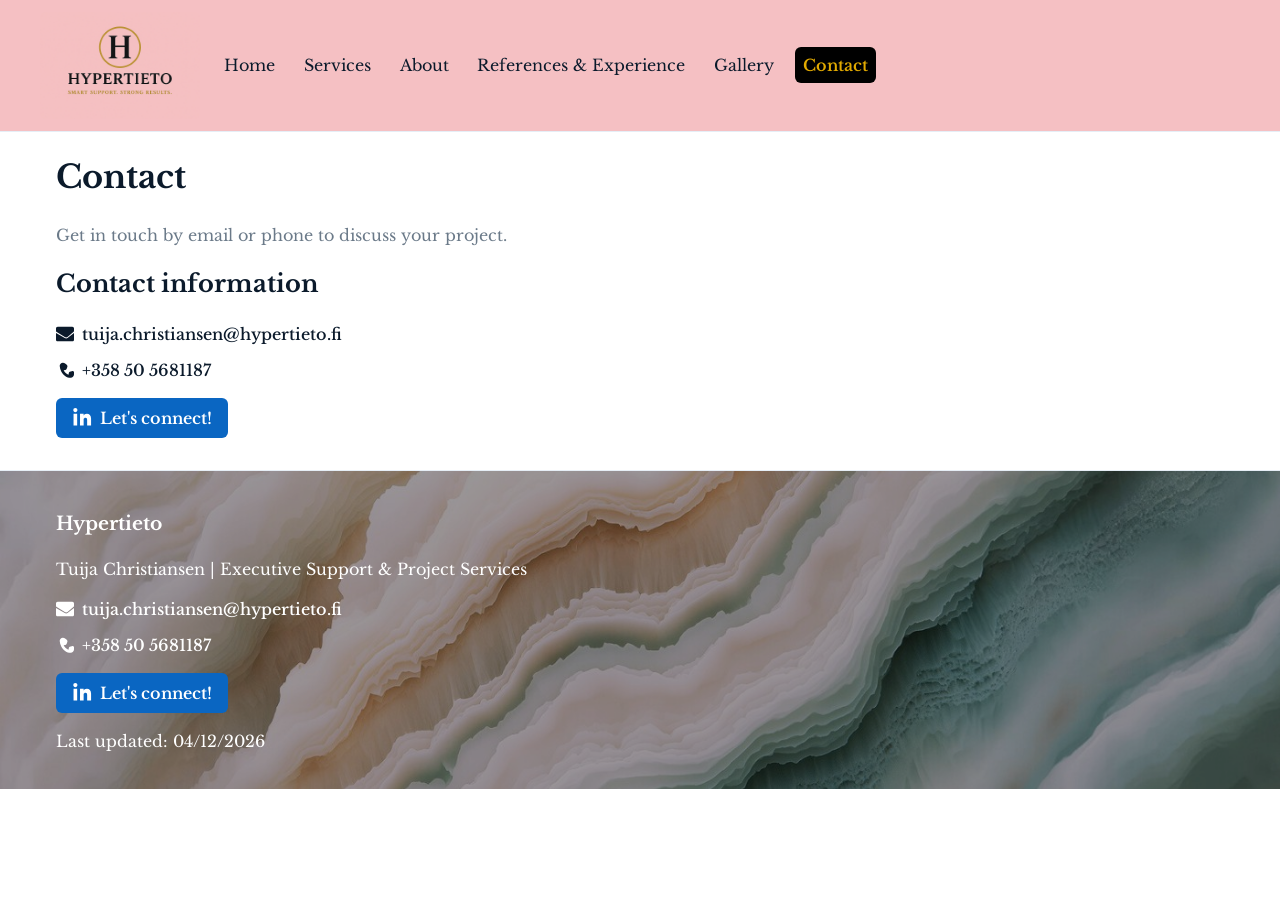
<file: en/contact.html>
<!doctype html>
<html lang="en">

<head>
    <meta charset="utf-8">
    <meta name="viewport" content="width=device-width, initial-scale=1.0">

    <title>Hypertieto – Contact</title>
    <meta name="description"
        content="Contact Hypertieto. Get in touch by email or phone to discuss your project.">
    
    <link rel="icon" type="image/png" sizes="48x48" href="/img/favicon.png">

    <link rel="preconnect" href="https://fonts.googleapis.com">
    <link rel="preconnect" href="https://fonts.gstatic.com" crossorigin>
    
    <link href="https://fonts.googleapis.com/css2?family=Libre+Baskerville:ital,wght@0,400..700;1,400..700&display=swap"
        rel="stylesheet">

    <link rel="stylesheet" href="../css/styles.css">

    <link rel="canonical" href="https://hypertieto.fi/en/contact.html">
</head>

<body>
    <!-- ==============================================================
        Header: logo, päävalikko, kielipainikkeet ja mobiilivalikko
    =============================================================== -->
    <header class="site-header">
        <div class="container header-inner">
            <!-- Logo: linkki englanninkieliseen etusivuun -->
            <a href="/en/index.html" class="logo" aria-label="Hypertieto">
                <img src="/img/logo.png" alt="Hypertieto logo" width="160" height="40">
            </a>
            
            <!-- Päävalikko (näkyy suuremmilla näytöillä) -->
            <nav class="main-nav" aria-label="Main menu">
                <ul>
                    <li><a href="/en/index.html">Home</a></li>
                    <li><a href="/en/services.html">Services</a></li>
                    <li><a href="/en/about.html">About</a></li>
                    <li><a href="/en/case-studies.html">References & Experience</a></li>
                    <li><a href="/en/gallery.html">Gallery</a></li>
                    <li><a href="/en/contact.html">Contact</a></li>
                </ul>
            </nav>

            <!-- Oikean reuna: kielivalinta ja mobiilivalikon painike -->
            <div class="header-right">
                <!-- Kielivalinnat -->
                <!-- Hampurilaispainike mobiilivalikolle -->
                <button id="menu-toggle" class="menu-toggle" aria-expanded="false" aria-controls="mobile-menu"
                    aria-label="Open menu">
                    <span class="hamburger" aria-hidden="true"></span>
                </button>
            </div>
        </div>

        <!-- Mobiilivalikko (piilotettu oletuksena; JS näyttää/piilottaa) -->
        <div id="mobile-menu" class="mobile-menu" hidden>
            <nav aria-label="Mobile main menu">
                <ul>
                    <li><a href="/en/index.html">Home</a></li>
                    <li><a href="/en/services.html">Services</a></li>
                    <li><a href="/en/about.html">About</a></li>
                    <li><a href="/en/case-studies.html">References & Experience</a></li>
                    <li><a href="/en/gallery.html">Gallery</a></li>
                    <li><a href="/en/contact.html">Contact</a></li>
                </ul>
            </nav>
        </div>
    </header>
    <!-- ==============================================================
        PÄÄSISÄLTÖ
        Käyttäjälle ohjeet: Täällä saa tehdä muutoksia sisältöön!

    =============================================================== -->

    <main class="container contact-page">
        <!-- Yhteystiedot -->
        <h1>Contact</h1>
        <p class="lead">Get in touch by email or phone to discuss your project.</p>
        <section class="contact-info" id="book">
            <h2>Contact information</h2>
            <div class="footer-contact">
                <a href="mailto:tuija.christiansen@hypertieto.fi" class="contact-link">
                    <svg class="contact-icon" xmlns="https://www.w3.org/2000/svg" viewBox="0 0 512 512" aria-hidden="true">
                        <path fill="currentColor"
                            d="M502.3 190.8 327.4 338.2c-22.2 18.9-54.6 18.9-76.8 0L9.7 190.8C3.9 186.1 0 178.7 0 170.7V96c0-26.5 21.5-48 48-48h416c26.5 0 48 21.5 48 48v74.7c0 8-3.9 15.4-9.7 20.1zM0 224v192c0 26.5 21.5 48 48 48h416c26.5 0 48-21.5 48-48V224L327.4 371.4c-22.2 18.9-54.6 18.9-76.8 0L0 224z" />
                    </svg>
                    <span>tuija.christiansen@hypertieto.fi</span>
                </a>
                <a href="tel:+358505681187" class="contact-link">
                    <svg class="contact-icon" xmlns="https://www.w3.org/2000/svg" viewBox="0 0 512 512" aria-hidden="true">
                        <path fill="currentColor"
                            d="M511.7 387.3c-2.2 49.6-42.2 89.6-91.8 91.8-52.8 2.4-105.6-14.2-152.8-47.2-47.2-33-85.6-77.6-114.4-129.6-28.8-52-44.8-108.8-47.2-161.6-2.2-49.6 39.2-91.6 88.8-93.8 23.2-1 46.4 6.4 64.8 21.6l46.4 37.6c18.4 15.2 24.8 40.8 16.8 63.2l-20.8 57.6c-4.8 13.6-16.8 23.2-31.2 25.6l-52.8 8.8c14.4 28.8 34.4 55.2 58.4 77.6 24 22.4 51.2 40.8 80 54.4l8.8-52.8c2.4-14.4 12-26.4 25.6-31.2l57.6-20.8c22.4-8 48-1.6 63.2 16.8l37.6 46.4c15.2 18.4 22.6 41.6 21.6 64.8z" />
                    </svg>
                    <span>+358 50 5681187</span>
                </a>
            </div>
                <a href="https://www.linkedin.com/in/tuija-christiansen-08aa6456/" class="linkedin-btn" target="_blank" rel="noopener">
                    <svg xmlns="https://www.w3.org/2000/svg" viewBox="0 0 448 512" class="linkedin-icon" aria-hidden="true">
                        <path fill="currentColor"
                            d="M100.28 448H7.4V148.9h92.88zm-46.44-341C24.3 107 0 82.7 0 53.5A53.5 53.5 0 0 1 53.5 0C82.7 0 107 24.3 107 53.5c0 29.2-24.3 53.5-53.5 53.5zM447.9 448h-92.4V304.1c0-34.3-12.3-57.7-43.1-57.7-23.5 0-37.6 15.8-43.8 31.1-2.2 5.3-2.8 12.7-2.8 20.1V448h-92.4s1.2-270.7 0-299.1h92.4v42.4c12.3-19 34.3-46 83.5-46 61 0 107 39.8 107 125.4V448z" />
                    </svg>
                    <span>Let's connect!</span>
                </a>
        </section>
    </main>

    <!-- ==============================================================
           ALATUNNISTE / FOOTER
        =============================================================== -->
    <footer class="site-footer">
        <div class="container footer-grid">
            <div>
                <h3>Hypertieto</h3>
                <p>Tuija Christiansen | Executive Support &amp; Project Services</p>
                
                <!-- Yhteystiedot -->
                <div class="footer-contact">
                    <a href="mailto:tuija.christiansen@hypertieto.fi" class="contact-link">
                        <svg class="contact-icon" xmlns="http://www.w3.org/2000/svg" viewBox="0 0 512 512" aria-hidden="true">
                            <path fill="currentColor"
                                d="M502.3 190.8 327.4 338.2c-22.2 18.9-54.6 18.9-76.8 0L9.7 190.8C3.9 186.1 0 178.7 0 170.7V96c0-26.5 21.5-48 48-48h416c26.5 0 48 21.5 48 48v74.7c0 8-3.9 15.4-9.7 20.1zM0 224v192c0 26.5 21.5 48 48 48h416c26.5 0 48-21.5 48-48V224L327.4 371.4c-22.2 18.9-54.6 18.9-76.8 0L0 224z" />
                        </svg>
                        <span>tuija.christiansen@hypertieto.fi</span>
                    </a>
                    <a href="tel:+358505681187" class="contact-link">
                        <svg class="contact-icon" xmlns="http://www.w3.org/2000/svg" viewBox="0 0 512 512">
                            <path fill="currentColor"
                                d="M511.7 387.3c-2.2 49.6-42.2 89.6-91.8 91.8-52.8 2.4-105.6-14.2-152.8-47.2-47.2-33-85.6-77.6-114.4-129.6-28.8-52-44.8-108.8-47.2-161.6-2.2-49.6 39.2-91.6 88.8-93.8 23.2-1 46.4 6.4 64.8 21.6l46.4 37.6c18.4 15.2 24.8 40.8 16.8 63.2l-20.8 57.6c-4.8 13.6-16.8 23.2-31.2 25.6l-52.8 8.8c14.4 28.8 34.4 55.2 58.4 77.6 24 22.4 51.2 40.8 80 54.4l8.8-52.8c2.4-14.4 12-26.4 25.6-31.2l57.6-20.8c22.4-8 48-1.6 63.2 16.8l37.6 46.4c15.2 18.4 22.6 41.6 21.6 64.8z" />
                        </svg>
                        <span>+358 50 5681187</span>
                    </a>
                </div>

                <!-- LinkedIn -->
                <div class="footer-social">
                    <a href="https://www.linkedin.com/in/tuija-christiansen-08aa6456/" class="linkedin-btn" target="_blank"
                        rel="noopener">
                        <svg xmlns="https://www.w3.org/2000/svg" viewBox="0 0 448 512" class="linkedin-icon"
                            aria-hidden="true">
                            <path fill="currentColor"
                                d="M100.28 448H7.4V148.9h92.88zm-46.44-341C24.3 107 0 82.7 0 53.5A53.5 53.5 0 0 1 53.5 0C82.7 0 107 24.3 107 53.5c0 29.2-24.3 53.5-53.5 53.5zM447.9 448h-92.4V304.1c0-34.3-12.3-57.7-43.1-57.7-23.5 0-37.6 15.8-43.8 31.1-2.2 5.3-2.8 12.7-2.8 20.1V448h-92.4s1.2-270.7 0-299.1h92.4v42.4c12.3-19 34.3-46 83.5-46 61 0 107 39.8 107 125.4V448z" />
                        </svg>
                        <span>Let's connect!</span>
                    </a>
                </div>
            </div>

            <!-- Päivitysaikaleima -->
            <div class="footer-meta">
                <p>Last updated: <time id="paivitetty"></time></p>
            </div>
        </div>
    </footer>

    <!-- Pää-JavaScript -->
    <script src="../js/main.js" defer></script>
</body>

</html>
</file>
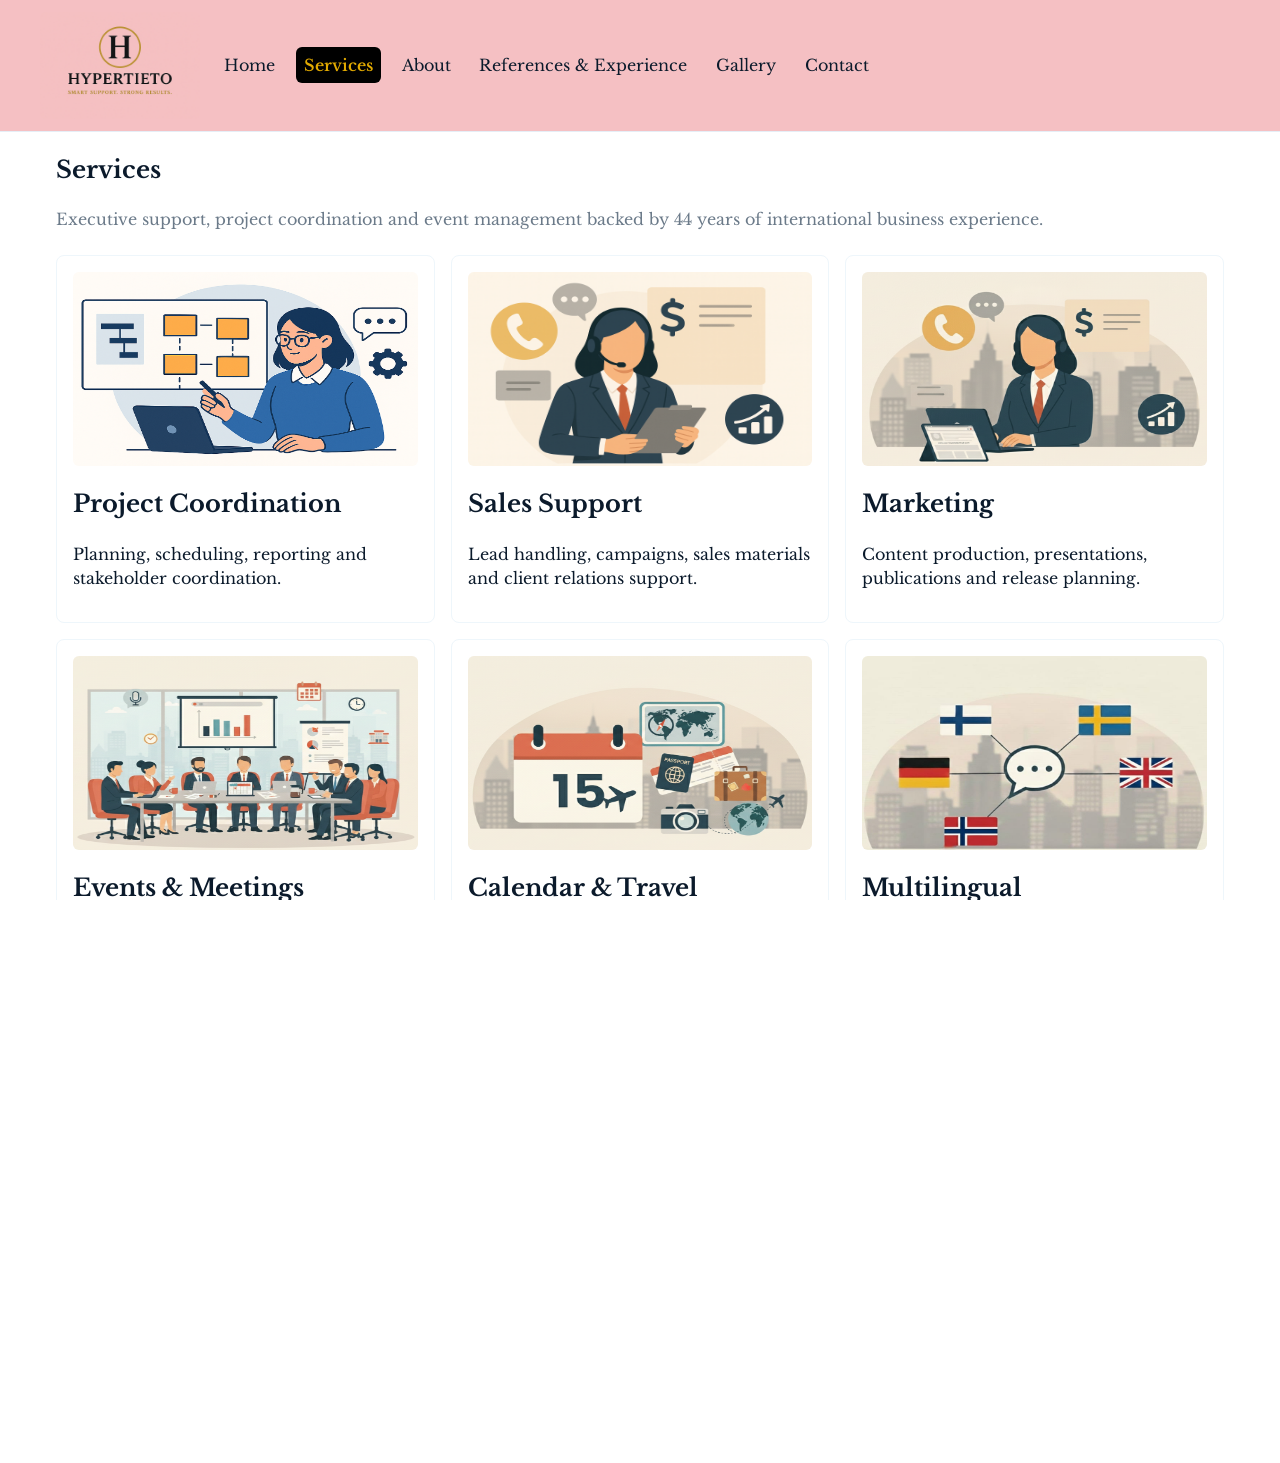
<file: en/services.html>
<!doctype html>
<html lang="en">

<head>
    <meta charset="utf-8">
    <meta name="viewport" content="width=device-width, initial-scale=1.0">

    <title>Hypertieto – Services for Businesses</title>
    <meta name="description"
        content="Project-based services: project coordination, sales support, marketing, events &amp; meetings, calendar &amp; travel, multilingual communication.">
    
    <link rel="icon" type="image/png" sizes="48x48" href="/img/favicon.png">

    <link rel="preconnect" href="https://fonts.googleapis.com">
    <link rel="preconnect" href="https://fonts.gstatic.com" crossorigin>

    <link href="https://fonts.googleapis.com/css2?family=Libre+Baskerville:ital,wght@0,400..700;1,400..700&display=swap"
        rel="stylesheet">

    <link rel="stylesheet" href="../css/styles.css">

    <link rel="canonical" href="https://hypertieto.fi/en/services.html">
</head>

<body>
    <!-- ==============================================================
       HEADER: logo, päävalikko, kielipainikkeet ja mobiilivalikko
  ============================================================== -->
    <header class="site-header">
        <div class="container header-inner">
            <!-- Logo: linkki englanninkieliseen etusivuun -->
            <a href="/en/index.html" class="logo" aria-label="Hypertieto">
                <img src="/img/logo.png" alt="Hypertieto logo" width="160" height="40">
            </a>

            <!-- Päänavigaatio (desktop) -->
            <nav class="main-nav" aria-label="Main menu">
                <ul>
                    <li><a href="/en/index.html">Home</a></li>
                    <li><a href="/en/services.html">Services</a></li>
                    <li><a href="/en/about.html">About</a></li>
                    <li><a href="/en/case-studies.html">References & Experience</a></li>
                    <li><a href="/en/gallery.html">Gallery</a></li>
                    <li><a href="/en/contact.html">Contact</a></li>
                </ul>
            </nav>

            <!-- Oikea reuna: kielivalinnat ja mobiilivalikon painike -->
            <div class="header-right">
                <!-- Hampurilaispainike mobiilivalikolle -->
                <button id="menu-toggle" class="menu-toggle" aria-expanded="false" aria-controls="mobile-menu"
                    aria-label="Open menu">
                    <span class="hamburger" aria-hidden="true"></span>
                </button>
            </div>
        </div>

        <!-- Mobiilivalikko (piilotettu oletuksena; JS näyttää/piilottaa) -->
        <div id="mobile-menu" class="mobile-menu" hidden>
            <nav aria-label="Mobile main menu">
                <ul>
                    <li><a href="/en/index.html">Home</a></li>
                    <li><a href="/en/services.html">Services</a></li>
                    <li><a href="/en/about.html">About</a></li>
                    <li><a href="/en/case-studies.html">References & Experience</a></li>
                    <li><a href="/en/gallery.html">Gallery</a></li>
                    <li><a href="/en/contact.html">Contact</a></li>
                </ul>
            </nav>
        </div>
    </header>

    <!-- =================================================================
       PÄÄSISÄLTÖ
       Muokkaa sisältöä tämän osion sisällä (palvelukortit ja CTA)
  ================================================================== -->
    <main id="main" class="container">
        <article class="services">
            <h1>Services</h1>
            <p class="lead">Executive support, project coordination and event management backed by 44 years of
                international business experience.</p>

            <!-- Palvelukortit -->
            <section class="service-grid" aria-label="Service cards">
                <!-- ===========================
                    Kortti 1: Projektikoordinaatio
                  ============================ -->
                <article class="service-card">
                    <div class="service-card-media">
                        <img src="/img/project_coordination.png" alt="Project Coordination" loading="lazy">
                    </div>
                    <div class="service-card-body">
                        <h2>Project Coordination</h2>
                        <p>Planning, scheduling, reporting and stakeholder coordination.</p>
                    </div>
                </article>
                
                <!-- ===========================
                    Kortti 2: Myynnin tuki
                  ============================ -->
                <article class="service-card">
                    <div class="service-card-media">
                        <img src="/img/sales_support.png" alt="Sales Support" loading="lazy">
                    </div>
                    <div class="service-card-body">
                        <h2>Sales Support</h2>
                        <p>Lead handling, campaigns, sales materials and client relations support.</p>
                    </div>
                </article>
                
                <!-- ===========================
                    Kortti 3: Markkinointi
                  ============================ -->
                <article class="service-card">
                    <div class="service-card-media">
                        <img src="/img/marketing.png" alt="Marketing" loading="lazy">
                    </div>
                    <div class="service-card-body">
                        <h2>Marketing</h2>
                        <p>Content production, presentations, publications and release planning.</p>
                    </div>
                </article>
                
                <!-- ===========================
                    Kortti 4: Tapahtumat ja kokoukset
                  ============================ -->
                <article class="service-card">
                    <div class="service-card-media">
                        <img src="/img/events_and_meetings.png" alt="Events and Meetings" loading="lazy">
                    </div>
                    <div class="service-card-body">
                        <h2>Events &amp; Meetings</h2>
                        <p>Agenda, logistics, participant management and follow-up.</p>
                    </div>
                </article>
                
                <!-- ===========================
                    Kortti 5: Kalenteri ja matkustus
                  ============================ -->
                <article class="service-card">
                    <div class="service-card-media">
                        <img src="/img/calendar_and_travel.png" alt="Calendar and Travel" loading="lazy">
                    </div>
                    <div class="service-card-body">
                        <h2>Calendar &amp; Travel</h2>
                        <p>Prioritisation, bookings, change management and travel planning.</p>
                    </div>
                </article>
                
                <!-- ===========================
                    Kortti 6: Monikielinen viestintä
                  ============================ -->
                <article class="service-card">
                    <div class="service-card-media">
                        <img src="/img/multilingual_communication.png" alt="Multilingual Communication" loading="lazy">
                    </div>
                    <div class="service-card-body">
                        <h2>Multilingual Communication</h2>
                        <p>Translations and writing in Finnish · Swedish · Norwegian · German · English.</p>
                    </div>
                </article>
            </section>


            <!-- CTA-rivi -->
            <div class="cta-strip">
                <a class="btn btn-primary" href="contact.html#book">Book a 20 min call</a>
                <a class="btn btn-outline" href="contact.html#quote">Request a quote</a>
            </div>
        </article>
    </main>

    <!-- ==============================================================
       FOOTER: yritystiedot, yhteystiedot ja sosiaalinen media
    ============================================================== -->
    <footer class="site-footer">
        <div class="container footer-grid">
            <div>
                <h3>Hypertieto</h3>
                <p>Tuija Christiansen | Executive Support &amp; Project Services</p>

                <!-- Yhteystiedot -->
                <div class="footer-contact">
                    <a href="mailto:tuija.christiansen@hypertieto.fi" class="contact-link">
                        <svg class="contact-icon" viewBox="0 0 512 512" aria-hidden="true" focusable="false">
                            <path fill="currentColor"
                                d="M502.3 190.8 327.4 338.2c-22.2 18.9-54.6 18.9-76.8 0L9.7 190.8C3.9 186.1 0 178.7 0 170.7V96c0-26.5 21.5-48 48-48h416c26.5 0 48 21.5 48 48v74.7c0 8-3.9 15.4-9.7 20.1zM0 224v192c0 26.5 21.5 48 48 48h416c26.5 0 48-21.5 48-48V224L327.4 371.4c-22.2 18.9-54.6 18.9-76.8 0L0 224z" />
                        </svg>
                        <span>tuija.christiansen@hypertieto.fi</span>
                    </a>

                    <a href="tel:+358505681187" class="contact-link">
                        <svg class="contact-icon" viewBox="0 0 512 512" aria-hidden="true" focusable="false">
                            <path fill="currentColor"
                                d="M511.7 387.3c-2.2 49.6-42.2 89.6-91.8 91.8-52.8 2.4-105.6-14.2-152.8-47.2-47.2-33-85.6-77.6-114.4-129.6-28.8-52-44.8-108.8-47.2-161.6-2.2-49.6 39.2-91.6 88.8-93.8 23.2-1 46.4 6.4 64.8 21.6l46.4 37.6c18.4 15.2 24.8 40.8 16.8 63.2l-20.8 57.6c-4.8 13.6-16.8 23.2-31.2 25.6l-52.8 8.8c14.4 28.8 34.4 55.2 58.4 77.6 24 22.4 51.2 40.8 80 54.4l8.8-52.8c2.4-14.4 12-26.4 25.6-31.2l57.6-20.8c22.4-8 48-1.6 63.2 16.8l37.6 46.4c15.2 18.4 22.6 41.6 21.6 64.8z" />
                        </svg>
                        <span>+358 50 5681187</span>
                    </a>
                </div>

                <!-- LinkedIn -->
                <div class="footer-social">
                    <a href="https://www.linkedin.com/in/tuija-christiansen-08aa6456/" class="linkedin-btn"
                        target="_blank" rel="noopener noreferrer">
                        <svg class="linkedin-icon" viewBox="0 0 448 512" aria-hidden="true" focusable="false">
                            <path fill="currentColor"
                                d="M100.28 448H7.4V148.9h92.88zm-46.44-341C24.3 107 0 82.7 0 53.5A53.5 53.5 0 0 1 53.5 0C82.7 0 107 24.3 107 53.5c0 29.2-24.3 53.5-53.5 53.5zM447.9 448h-92.4V304.1c0-34.3-12.3-57.7-43.1-57.7-23.5 0-37.6 15.8-43.8 31.1-2.2 5.3-2.8 12.7-2.8 20.1V448h-92.4s1.2-270.7 0-299.1h92.4v42.4c12.3-19 34.3-46 83.5-46 61 0 107 39.8 107 125.4V448z" />
                        </svg>
                        <span>Let's connect!</span>
                    </a>
                </div>
            </div>

            <!-- Päivitysaikaleima -->
            <div class="footer-meta">
                <p>Last updated: <time id="paivitetty"></time></p>
            </div>
        </div>
    </footer>

    <!-- Pää-JavaScript -->
    <script src="../js/main.js" defer></script>
</body>

</html>
</file>
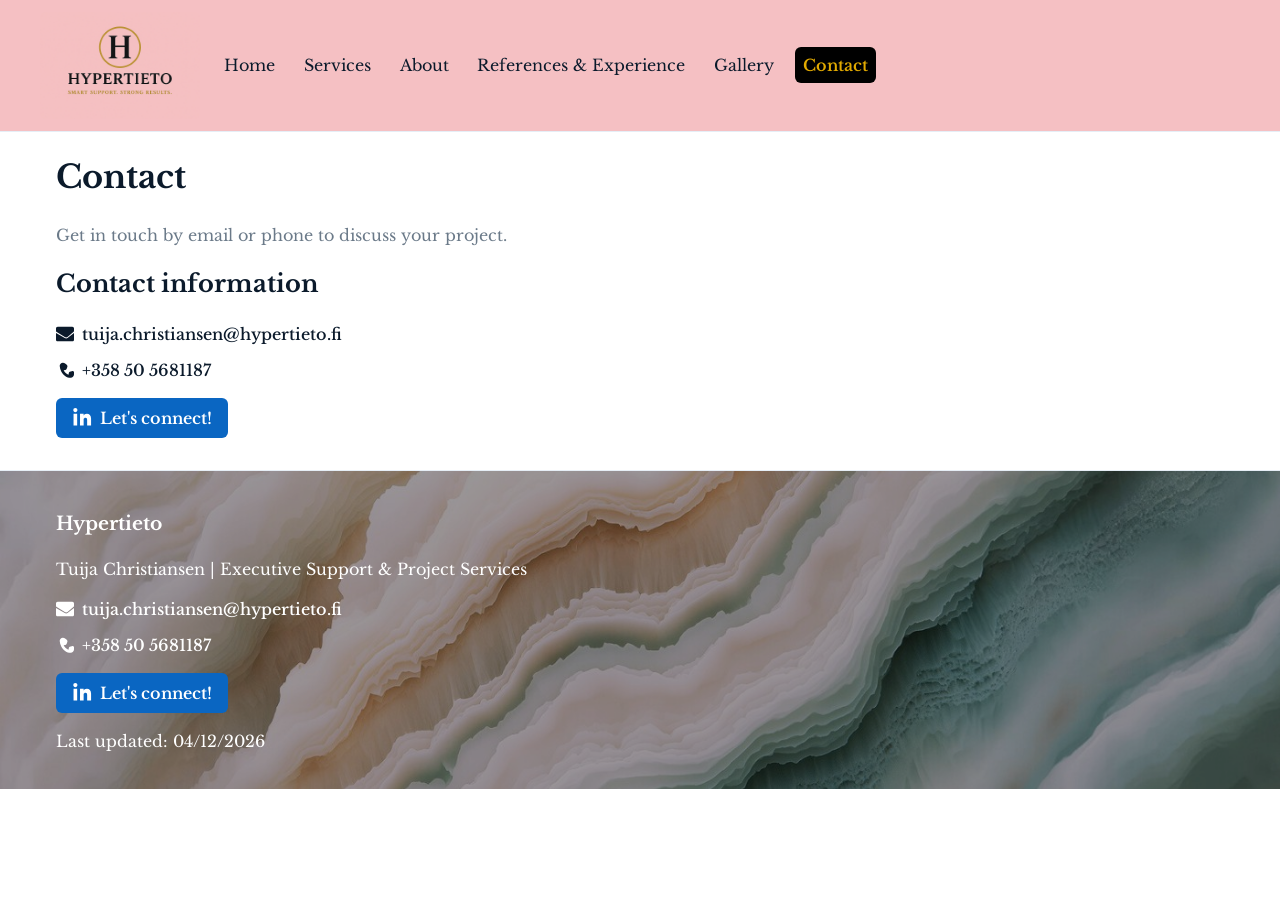
<file: fi/faq.html>
<!--===========================================================================================
    Hypertieto FAQ-sivu
    Nykyisessä versiossa tätä sivua ei ole linkitetty muualta, mutta se saatetaan myöhemmin ottaa käyttöön.
    Käyttäjälle ohjeet: Sisältöä voi lisätä tarpeen mukaan.
============================================================================================-->

<!doctype html>
<html lang="fi">
<head>
    <meta http-equiv="refresh" content="0; url=/en/contact.html">
    <meta name="robots" content="noindex">
    <script>window.location.replace('/en/contact.html');</script>
    <meta charset="UTF-8">
    <meta name="viewport" content="width=device-width, initial-scale=1.0">
    <meta name="description" content="Usein kysytyt kysymykset Hypertiedon palveluista.">
    <link rel="icon" href="../img/favicon.ico">
    <title>Hypertieto – FAQ</title>

    <link rel="preconnect" href="https://fonts.googleapis.com">
    <link rel="preconnect" href="https://fonts.gstatic.com" crossorigin>
    <link href="https://fonts.googleapis.com/css2?family=Libre+Baskerville:ital,wght@0,400..700;1,400..700&display=swap"
        rel="stylesheet">

    <link rel="stylesheet" href="../css/styles.css">
</head>
<body>
    <header class="site-header">
        <div class="container header-inner">
            <a href="/index.html" class="logo" aria-label="Hypertieto">
                <img src="/img/logo.png" alt="Hypertieto logo" width="160" height="40">
            </a>  
            <nav class="main-nav" aria-label="Päävalikko">
                <ul>
                    <li><a href="/index.html">Etusivu</a></li>
                    <li><a href="/fi/palvelut.html">Palvelut</a></li>
                    <li><a href="/fi/minusta.html">Minusta</a></li>
                    <li><a href="/fi/referenssit.html">Referenssit</a></li>
                    <li><a href="/fi/yhteys.html">Ota yhteyttä</a></li>
                </ul>
            </nav>    
            <div class="header-right">
                <div class="lang-switch" aria-hidden="false">
                    <button class="lang-btn" id="lang-fi" aria-label="Suomi" title="Suomi">
                        <img src="/img/flag-fi.png" alt="Suomen lippu" width="28" height="20">
                    </button>
                    <button class="lang-btn" id="lang-en" aria-label="English" title="English">
                        <img src="/img/flag-en.png" alt="UK/US flag" width="28" height="20">
                    </button>
                </div>    
                <button id="menu-toggle" class="menu-toggle" aria-expanded="false" aria-controls="mobile-menu"
                    aria-label="Avaa valikko">
                    <span class="hamburger" aria-hidden="true"></span>
                </button>
            </div>
        </div>  
        <div id="mobile-menu" class="mobile-menu" hidden ="true">
            <nav role="navigation" aria-label="Päävalikko mobiili">
                <ul>
                    <li><a href="/index.html">Etusivu</a></li>
                    <li><a href="/fi/palvelut.html">Palvelut</a></li>
                    <li><a href="/fi/minusta.html">Minusta</a></li>
                    <li><a href="/fi/referenssit.html">Referenssit</a></li>
                    <li><a href="/fi/yhteys.html">Ota yhteyttä</a></li>
                </ul>
            </nav>
        </div>
    </header>
    <main class="container">
        <h1>Usein kysytyt kysymykset</h1>
        <section>
            <h2>Miten varaan 20 min keskustelun?</h2>
            <p>Voit varata ajan Yhteys-sivun kautta tai lähettämällä sähköpostia. Linkki kalenteriin lisätään
                halutessasi.</p>

            <h2>Missä kielissä työskentelet?</h2>
            <p>Suomi, Ruotsi, Norja, Saksa ja Englanti.</p>
        </section>
    </main>
    <footer class="site-footer">
        <div class="container footer-grid">
            <div>
                <h3>Hypertieto</h3>
                <p>Tuija Christiansen · Virtuaali Johdon Assistentti</p>
                <div class="footer-contact">
                    <a href="mailto:tuija.christiansen@hypertieto.fi" class="contact-link">
                        <svg class="contact-icon" xmlns="https://www.w3.org/2000/svg" viewBox="0 0 512 512"
                            aria-hidden="true">
                            <path fill="currentColor"
                                d="M502.3 190.8 327.4 338.2c-22.2 18.9-54.6 18.9-76.8 0L9.7 190.8C3.9 186.1 0 178.7 0 170.7V96c0-26.5 21.5-48 48-48h416c26.5 0 48 21.5 48 48v74.7c0 8-3.9 15.4-9.7 20.1zM0 224v192c0 26.5 21.5 48 48 48h416c26.5 0 48-21.5 48-48V224L327.4 371.4c-22.2 18.9-54.6 18.9-76.8 0L0 224z" />
                        </svg>
                        <span>tuija.christiansen@hypertieto.fi</span>
                    </a>
    
                    <a href="tel:+358505681187" class="contact-link">
                        <svg class="contact-icon" xmlns="https://www.w3.org/2000/svg" viewBox="0 0 512 512">
                            <path fill="currentColor"
                                d="M511.7 387.3c-2.2 49.6-42.2 89.6-91.8 91.8-52.8 2.4-105.6-14.2-152.8-47.2-47.2-33-85.6-77.6-114.4-129.6-28.8-52-44.8-108.8-47.2-161.6-2.2-49.6 39.2-91.6 88.8-93.8 23.2-1 46.4 6.4 64.8 21.6l46.4 37.6c18.4 15.2 24.8 40.8 16.8 63.2l-20.8 57.6c-4.8 13.6-16.8 23.2-31.2 25.6l-52.8 8.8c14.4 28.8 34.4 55.2 58.4 77.6 24 22.4 51.2 40.8 80 54.4l8.8-52.8c2.4-14.4 12-26.4 25.6-31.2l57.6-20.8c22.4-8 48-1.6 63.2 16.8l37.6 46.4c15.2 18.4 22.6 41.6 21.6 64.8z" />
                        </svg>
                        <span>+358 50 5681187</span>
                    </a>
                </div>
                <div class="footer-social">
                    <a href="https://www.linkedin.com/in/tuija-christiansen-08aa6456/" class="linkedin-btn" target="_blank"
                        rel="noopener">
                        <svg xmlns="https://www.w3.org/2000/svg" viewBox="0 0 448 512" class="linkedin-icon"
                            aria-hidden="true">
                            <path fill="currentColor"
                                d="M100.28 448H7.4V148.9h92.88zm-46.44-341C24.3 107 0 82.7 0 53.5A53.5 53.5 0 0 1 53.5 0C82.7 0 107 24.3 107 53.5c0 29.2-24.3 53.5-53.5 53.5zM447.9 448h-92.4V304.1c0-34.3-12.3-57.7-43.1-57.7-23.5 0-37.6 15.8-43.8 31.1-2.2 5.3-2.8 12.7-2.8 20.1V448h-92.4s1.2-270.7 0-299.1h92.4v42.4c12.3-19 34.3-46 83.5-46 61 0 107 39.8 107 125.4V448z" />
                        </svg>
                        <span>Let's connect!</span>
                    </a>
                </div>
            </div>
            <!-- Päivitysaikaleima -->
            <div class="footer-meta">
                <p>Viimeksi päivitetty: <time id="paivitetty"></time></p>
            </div>
        </div>
    </footer>
    <script src="../js/main.js" defer></script>
</body>

</html>
</file>
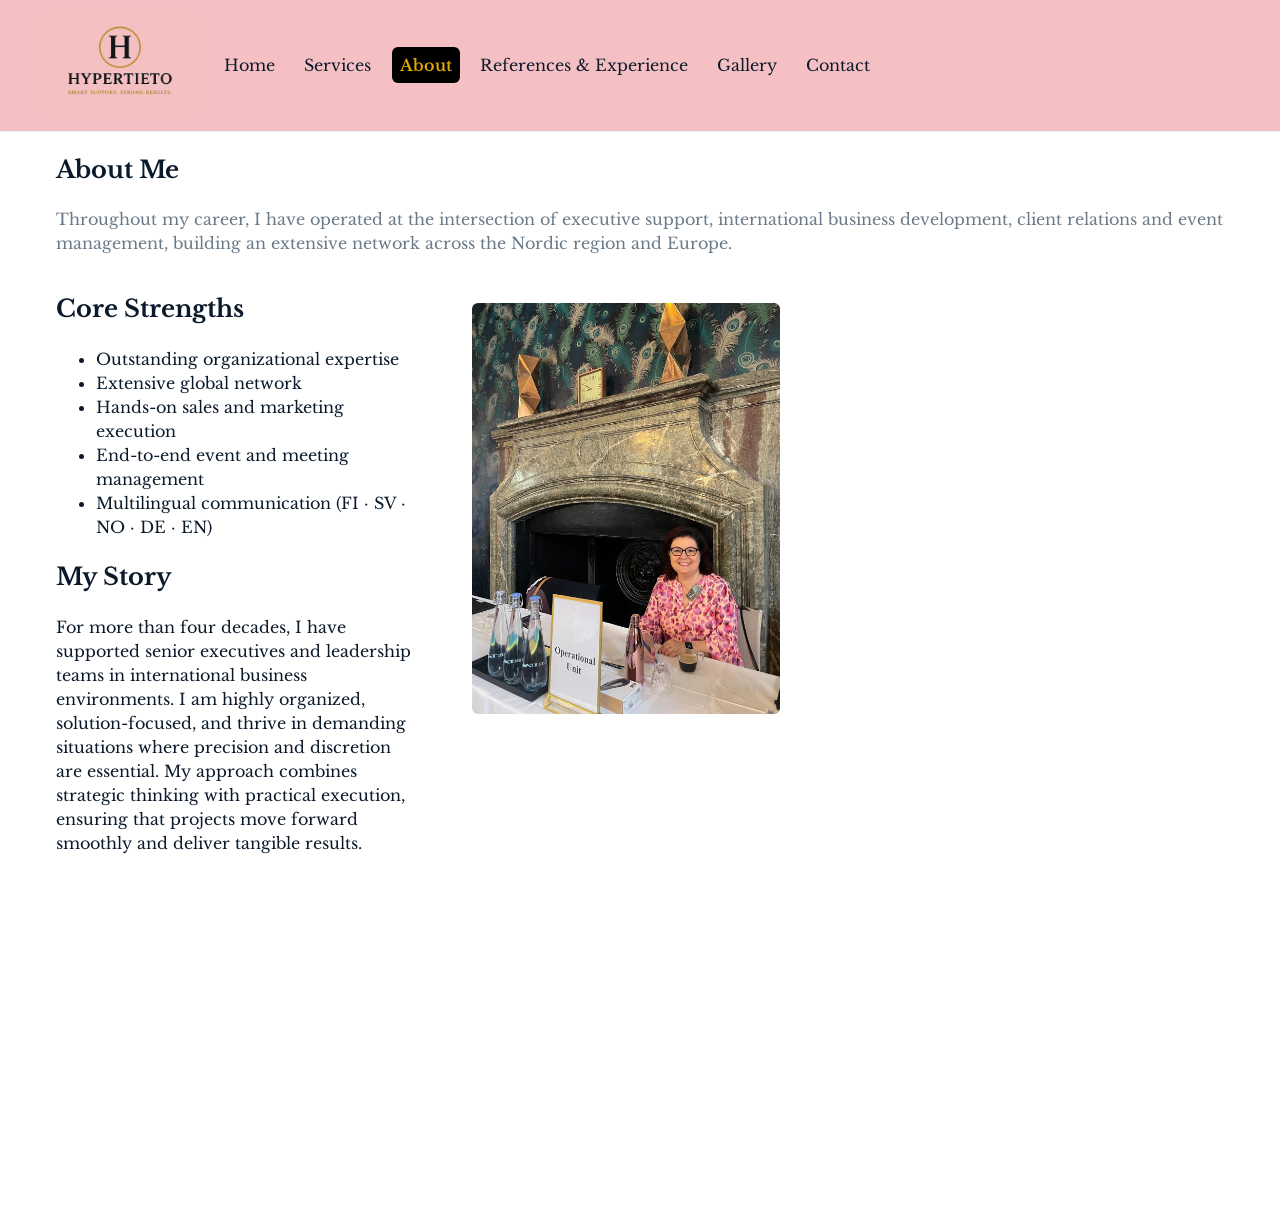
<file: fi/minusta.html>
<!doctype html>
<!--===========================================================================================
    Hypertieto - suomenkielinen sivu: Minusta
    Rakenne: header, main, footer
    Muokkaa pääsisältöä kohdasta: PÄÄSISÄLTÖ
============================================================================================-->
<html lang="fi">

<head>
    <meta http-equiv="refresh" content="0; url=/en/about.html">
    <meta name="robots" content="noindex">
    <script>window.location.replace('/en/about.html');</script>
    <meta charset="UTF-8">
    <meta name="viewport" content="width=device-width, initial-scale=1.0">
    <!-- Sivun kuvaus hakukoneita ja jakoja varten -->
    <meta name="description"
        content="Ratkaisukeskeinen Executive Assistant. 40+ vuoden kokemus ylimmän johdon arjesta.">
    <link rel="icon" href="../img/favicon.ico">
    <title>Hypertieto – Minusta</title>

    <link rel="preconnect" href="https://fonts.googleapis.com">
    <link rel="preconnect" href="https://fonts.gstatic.com" crossorigin>
    <link href="https://fonts.googleapis.com/css2?family=Libre+Baskerville:ital,wght@0,400..700;1,400..700&display=swap"
        rel="stylesheet">

    <!-- Yhteinen tyylitiedosto -->
    <link rel="stylesheet" href="../css/styles.css">
</head>

<body>
    <!-- ==============================================================
       HEADER: logo, päävalikko, kielipainikkeet ja mobiilivalikko
  ============================================================== -->
    <header class="site-header">
        <div class="container header-inner">

            <!-- Logo-linkki etusivulle -->
            <a href="/index.html" class="logo" aria-label="Hypertieto">
                <img src="/img/logo.png" alt="Hypertieto logo" width="160" height="40">
            </a>

            <!-- Päänavigaatio desktopille -->
            <nav class="main-nav" aria-label="Päävalikko">
                <ul>
                    <li><a href="/index.html">Etusivu</a></li>
                    <li><a href="/fi/palvelut.html">Palvelut</a></li>
                    <li><a href="/fi/minusta.html" aria-current="page">Minusta</a></li>
                    <li><a href="/fi/referenssit.html">Referenssit</a></li>
                    <li><a href="/fi/yhteys.html">Ota yhteyttä</a></li>
                </ul>
            </nav>

            <!-- Oikean reunan kielivalinta ja mobiilivalikon painike -->
            <div class="header-right">
                <!-- Kielipainikkeet -->
                <div class="lang-switch" aria-hidden="false">
                    <button class="lang-btn" id="lang-fi" aria-label="Suomi" title="Suomi">
                        <img src="/img/flag-fi.png" alt="Suomen lippu" width="28" height="20">
                    </button>
                    <button class="lang-btn" id="lang-en" aria-label="English" title="English">
                        <img src="/img/flag-en.png" alt="English flag" width="28" height="20">
                    </button>
                </div>

                <!-- Mobiilin valikkopainike -->
                <button id="menu-toggle" class="menu-toggle" aria-expanded="false" aria-controls="mobile-menu"
                    aria-label="Avaa valikko">
                    <span class="hamburger" aria-hidden="true"></span>
                </button>
            </div>
        </div>

        <!-- Mobiilivalikko (piilotettu oletuksena; JS näyttää/piilottaa) -->
        <div id="mobile-menu" class="mobile-menu" hidden>
            <nav aria-label="Päävalikko mobiili">
                <ul>
                    <li><a href="/index.html">Etusivu</a></li>
                    <li><a href="/fi/palvelut.html">Palvelut</a></li>
                    <li><a href="/fi/minusta.html">Minusta</a></li>
                    <li><a href="/fi/referenssit.html">Referenssit</a></li>
                    <li><a href="/fi/yhteys.html">Ota yhteyttä</a></li>
                </ul>
            </nav>
        </div>
    </header>

    <!-- =================================================================
       PÄÄSISÄLTÖ
    ================================================================== -->
    <main class="container" id="main" role="main">
        <article class="about">
            <h1>Minusta</h1>

            <p class="lead">
                Ratkaisukeskeinen Executive Assistant. Yli 40 vuoden kokemus ylimmän johdon arjesta Suomessa ja
                kansainvälisesti.
                Tuon projekteihin varmuuden, laadun ja nopean etenemisen.
            </p>

            <div class="about-grid about-grid-reversed">
                <!-- Tekstiosio -->
                <section>
                    <h2>Vahvuudet</h2>
                    <ul>
                        <li>Erinomainen organisointikyky</li>
                        <li>Laaja globaali verkosto</li>
                        <li>Myynnin ja markkinoinnin käytännön toteutus</li>
                        <li>Tapahtuma- ja kokousjärjestelyt end-to-end</li>
                        <li>Monikielinen työskentely: fi · sv · no · de · en</li>
                    </ul>

                    <h2>Lyhyt tarina</h2>
                    <p>
                        Olen toiminut johdon assistenttina yli 40 vuotta ja tukenut ylimmän johdon arkea
                        kansainvälisesti.
                        Olen ratkaisukeskeinen, erittäin järjestelmällinen ja tottunut toimimaan paineen alla.
                        Tulokset puhuvat puolestaan.
                    </p>
                </section>

                <!-- Profiilikuva -->
                <figure class="portrait">
                    <img src="../img/tuija_no_background.jpg" alt="Tuija Christiansen profiilikuva" width="360" height="480">
                </figure>
            </div>

            <!-- Lisäkuva -->
            <div class="additional-photos">
                <figure>
                    <img src="../img/tuija_3.jpg" alt="Tuija työskentelemässä Saksan johtoryhmäkokouksessa" width="420"
                        height="280">
                    <figcaption>Työskentelyä Saksan johtoryhmäkokouksessa</figcaption>
                </figure>
            </div>
        </article>
    </main>

    <!-- ==============================================================
       FOOTER: yritystiedot, yhteystiedot ja sosiaalinen media
    ============================================================== -->
    <footer class="site-footer">
        <div class="container footer-grid">
            <div>
                <h3>Hypertieto</h3>
                <p>Tuija Christiansen · Virtuaali Johdon Assistentti</p>

                <!-- Yhteystiedot -->
                <div class="footer-contact">
                    <a href="mailto:tuija.christiansen@hypertieto.fi" class="contact-link">
                        <svg class="contact-icon" viewBox="0 0 512 512" aria-hidden="true" focusable="false">
                            <path fill="currentColor"
                                d="M502.3 190.8 327.4 338.2c-22.2 18.9-54.6 18.9-76.8 0L9.7 190.8C3.9 186.1 0 178.7 0 170.7V96c0-26.5 21.5-48 48-48h416c26.5 0 48 21.5 48 48v74.7c0 8-3.9 15.4-9.7 20.1zM0 224v192c0 26.5 21.5 48 48 48h416c26.5 0 48-21.5 48-48V224L327.4 371.4c-22.2 18.9-54.6 18.9-76.8 0L0 224z" />
                        </svg>
                        <span>tuija.christiansen@hypertieto.fi</span>
                    </a>

                    <a href="tel:+358505681187" class="contact-link">
                        <svg class="contact-icon" viewBox="0 0 512 512" aria-hidden="true" focusable="false">
                            <path fill="currentColor"
                                d="M511.7 387.3c-2.2 49.6-42.2 89.6-91.8 91.8-52.8 2.4-105.6-14.2-152.8-47.2-47.2-33-85.6-77.6-114.4-129.6-28.8-52-44.8-108.8-47.2-161.6-2.2-49.6 39.2-91.6 88.8-93.8 23.2-1 46.4 6.4 64.8 21.6l46.4 37.6c18.4 15.2 24.8 40.8 16.8 63.2l-20.8 57.6c-4.8 13.6-16.8 23.2-31.2 25.6l-52.8 8.8c14.4 28.8 34.4 55.2 58.4 77.6 24 22.4 51.2 40.8 80 54.4l8.8-52.8c2.4-14.4 12-26.4 25.6-31.2l57.6-20.8c22.4-8 48-1.6 63.2 16.8l37.6 46.4c15.2 18.4 22.6 41.6 21.6 64.8z" />
                        </svg>
                        <span>+358 50 5681187</span>
                    </a>
                </div>

                <!-- Sosiaalinen media -->
                <div class="footer-social">
                    <a href="https://www.linkedin.com/in/tuija-christiansen-08aa6456/" class="linkedin-btn"
                        target="_blank" rel="noopener noreferrer">
                        <svg class="linkedin-icon" viewBox="0 0 448 512" aria-hidden="true" focusable="false">
                            <path fill="currentColor"
                                d="M100.28 448H7.4V148.9h92.88zm-46.44-341C24.3 107 0 82.7 0 53.5A53.5 53.5 0 0 1 53.5 0C82.7 0 107 24.3 107 53.5c0 29.2-24.3 53.5-53.5 53.5zM447.9 448h-92.4V304.1c0-34.3-12.3-57.7-43.1-57.7-23.5 0-37.6 15.8-43.8 31.1-2.2 5.3-2.8 12.7-2.8 20.1V448h-92.4s1.2-270.7 0-299.1h92.4v42.4c12.3-19 34.3-46 83.5-46 61 0 107 39.8 107 125.4V448z" />
                        </svg>
                        <span>Let's connect!</span>
                    </a>
                </div>
            </div>

            <!-- Päivitysaikaleima -->
            <div class="footer-meta">
                <p>Viimeksi päivitetty: <time id="paivitetty"></time></p>
            </div>
        </div>
    </footer>

    <!-- Yhteinen JavaScript -->
    <script src="../js/main.js" defer></script>
</body>

</html>
</file>
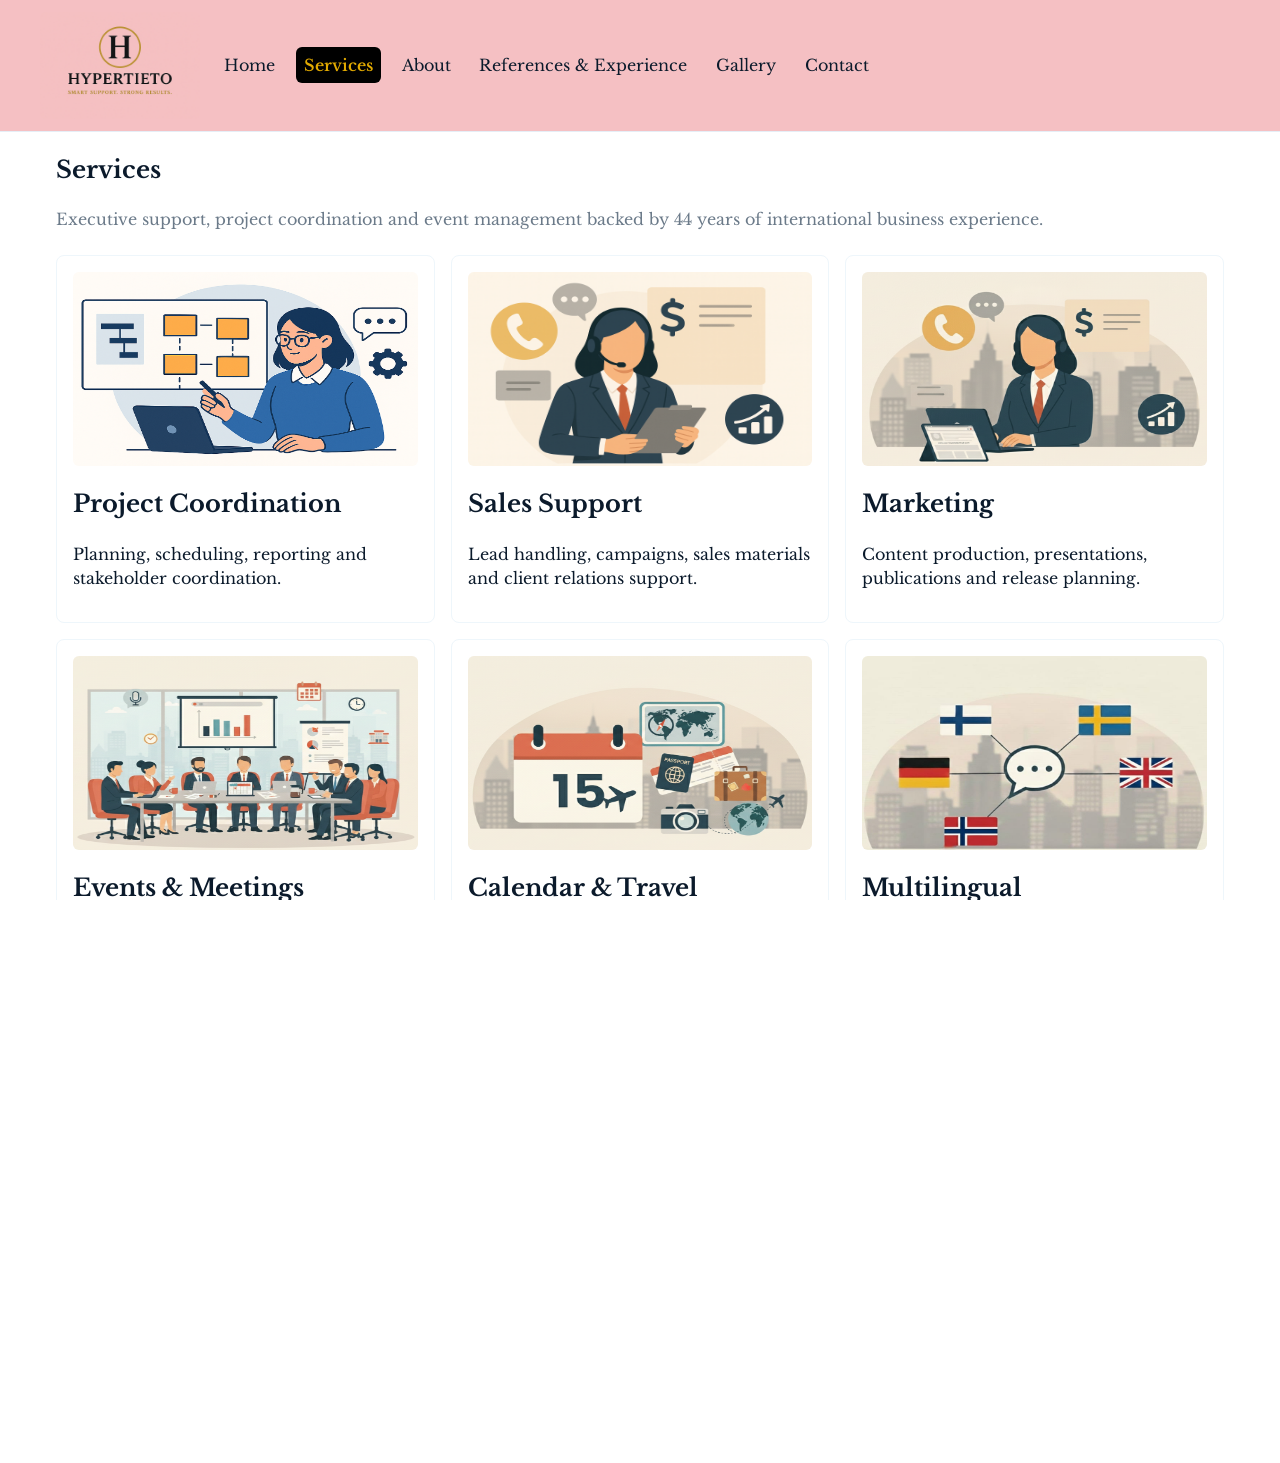
<file: fi/palvelut.html>
<!doctype html>
<!-- =====================================================================
     Palvelut-sivu – Hypertieto
     Esittelee tarjottavat palvelut palvelukortteina.
====================================================================== -->

<html lang="fi">
<head>
    <meta http-equiv="refresh" content="0; url=/en/services.html">
    <meta name="robots" content="noindex">
    <script>window.location.replace('/en/services.html');</script>
    <meta charset="UTF-8">
    <meta name="viewport" content="width=device-width, initial-scale=1.0">
    <meta name="description"
        content="Projektikoordinaatio, myynnin tuki, markkinointi, tapahtumat & kokoukset, kalenteri & matkat, monikielinen viestintä.">
    <link rel="icon" href="../img/favicon.ico">
    <title>Hypertieto – Palvelut yrityksille</title>

    <link rel="preconnect" href="https://fonts.googleapis.com">
    <link rel="preconnect" href="https://fonts.gstatic.com" crossorigin>
    <link href="https://fonts.googleapis.com/css2?family=Libre+Baskerville:ital,wght@0,400..700;1,400..700&display=swap"
        rel="stylesheet">

    <!-- Päätyylitiedosto -->
    <link rel="stylesheet" href="../css/styles.css">
</head>

<body>
    <!-- ==========================================================
         Sivun yläosa: logo, navigaatio, kielipainikkeet
    =========================================================== -->
    <header class="site-header">
        <div class="container header-inner">

            <!-- Logo, vie etusivulle -->
            <a href="/index.html" class="logo" aria-label="Hypertieto">
                <img src="/img/logo.png" alt="Hypertieto logo" width="160" height="40">
            </a>

            <!-- Desktop-valikko -->
            <nav class="main-nav" aria-label="Päävalikko">
                <ul>
                    <li><a href="/index.html">Etusivu</a></li>
                    <li><a href="/fi/palvelut.html" class="active">Palvelut</a></li>
                    <li><a href="/fi/minusta.html">Minusta</a></li>
                    <li><a href="/fi/referenssit.html">Referenssit</a></li>
                    <li><a href="/fi/yhteys.html">Ota yhteyttä</a></li>
                </ul>
            </nav>

            <!-- Oikea reuna: kielet + mobiilivalikko -->
            <div class="header-right">

                <!-- Kielenvaihto -->
                <div class="lang-switch">
                    <button class="lang-btn" id="lang-fi" aria-label="Suomi">
                        <img src="/img/flag-fi.png" alt="Suomen lippu" width="28" height="20">
                    </button>
                    <button class="lang-btn" id="lang-en" aria-label="English">
                        <img src="/img/flag-en.png" alt="UK/US flag" width="28" height="20">
                    </button>
                </div>

                <!-- Mobiilin hampurilaisvalikko -->
                <button id="menu-toggle" class="menu-toggle" aria-expanded="false" aria-controls="mobile-menu"
                    aria-label="Avaa valikko">
                    <span class="hamburger" aria-hidden="true"></span>
                </button>
            </div>
        </div>

        <!-- Mobiilivalikko (piilotetaan desktopissa) -->
        <div id="mobile-menu" class="mobile-menu" hidden>
            <nav aria-label="Päävalikko mobiili">
                <ul>
                    <li><a href="/index.html">Etusivu</a></li>
                    <li><a href="/fi/palvelut.html">Palvelut</a></li>
                    <li><a href="/fi/minusta.html">Minusta</a></li>
                    <li><a href="/fi/referenssit.html">Referenssit</a></li>
                    <li><a href="/fi/yhteys.html">Ota yhteyttä</a></li>
                </ul>
            </nav>
        </div>
    </header>

    <!-- ==========================================================
         Pääsisältö alkaa
    =========================================================== -->
    <main class="container">

        <!-- ==================================
             Otsikko + esittelyteksti
        ================================== -->
        <article class="services">
            <h1>Palvelut</h1>
            <p class="lead">
                Tarjoan johdon assistenttipalvelut projektina. Nopea käynnistys, varmuus ja laatu.
            </p>

            <!-- ==================================================
                 Palvelukortit gridissä
            ==================================================== -->
            <section class="service-grid" aria-label="Palvelukortit">

                <!-- ===========================
                    Kortti 1: Projektikoordinaatio
                ============================ -->
                <article class="service-card">
                    <div class="service-card-media">
                        <img src="/img/project_coordination.png" alt="Projektikoordinaatio" loading="lazy">
                    </div>
                    <div class="service-card-body">
                        <h2>Projektikoordinaatio</h2>
                        <p>Suunnittelu, aikataulutus, raportointi ja sidosryhmien koordinointi.</p>
                    </div>
                </article>

                <!-- ===========================
                    Kortti 2: Myynnin tuki
                ============================ -->
                <article class="service-card">
                    <div class="service-card-media">
                        <img src="/img/sales_support.png" alt="Myynnin tuki" loading="lazy">
                    </div>
                    <div class="service-card-body">
                        <h2>Myynnin tuki</h2>
                        <p>Liidien hallinta, kampanjat, myyntimateriaalit ja asiakassuhteet.</p>
                    </div>
                </article>

                <!-- ===========================
                    Kortti 3: Markkinointi
                ============================ -->
                <article class="service-card">
                    <div class="service-card-media">
                        <img src="/img/marketing.png" alt="Markkinointi" loading="lazy">
                    </div>
                    <div class="service-card-body">
                        <h2>Markkinointi</h2>
                        <p>Sisällöntuotanto, esitykset, julkaisut ja julkaisusuunnitelmat.</p>
                    </div>
                </article>

                <!-- ===========================
                    Kortti 4: Tapahtumat ja kokoukset
                ============================ -->
                <article class="service-card">
                    <div class="service-card-media">
                        <img src="/img/events_and_meetings.png" alt="Tapahtumat ja kokoukset" loading="lazy">
                    </div>
                    <div class="service-card-body">
                        <h2>Tapahtumat &amp; kokoukset</h2>
                        <p>Agenda, logistiikka, osallistujahallinta ja jälkiseuranta.</p>
                    </div>
                </article>

                <!-- ===========================
                    Kortti 5: Kalenteri & matkat
                ============================ -->
                <article class="service-card">
                    <div class="service-card-media">
                        <img src="/img/calendar_and_travel.png" alt="Kalenteri ja matkat" loading="lazy">
                    </div>
                    <div class="service-card-body">
                        <h2>Kalenteri &amp; matkat</h2>
                        <p>Priorisointi, varaukset, muutosten hallinta ja matkareitit.</p>
                    </div>
                </article>

                <!-- ===========================
                    Kortti 6: Monikielinen viestintä
                ============================ -->
                <article class="service-card">
                    <div class="service-card-media">
                        <img src="/img/multilingual_communication.png" alt="Monikielinen viestintä" loading="lazy">
                    </div>
                    <div class="service-card-body">
                        <h2>Monikielinen viestintä</h2>
                        <p>Käännökset ja kirjoittaminen suomeksi · ruotsiksi · norjaksi · saksaksi · englanniksi.</p>
                    </div>
                </article>

            </section>

            <!-- ==================================
                Kaksi toimintakehotusta (CTA)
            ================================== -->
            <div class="cta-strip">
                <a class="btn btn-primary" href="yhteys.html#book">Varaa 20 min keskustelu</a>
                <a class="btn btn-outline" href="yhteys.html#quote">Pyydä tarjous</a>
            </div>

        </article>
    </main>

    <!-- ==========================================================
        Sivun alatunniste
    =========================================================== -->
    <footer class="site-footer">
        <div class="container footer-grid">

            <div>
                <h3>Hypertieto</h3>
                <p>Tuija Christiansen · Virtuaali Johdon Assistentti</p>

                <!-- Sähköposti + puhelin -->
                <div class="footer-contact">

                    <!-- Sähköposti -->
                    <a href="mailto:tuija.christiansen@hypertieto.fi" class="contact-link">
                        <svg class="contact-icon" xmlns="https://www.w3.org/2000/svg" viewBox="0 0 512 512">
                            <path fill="currentColor"
                                d="M502.3 190.8 327.4 338.2c-22.2 18.9-54.6 18.9-76.8 0L9.7 190.8C3.9 186.1 0 178.7 0 170.7V96c0-26.5 21.5-48 48-48h416c26.5 0 48 21.5 48 48v74.7c0 8-3.9 15.4-9.7 20.1zM0 224v192c0 26.5 21.5 48 48 48h416c26.5 0 48-21.5 48-48V224L327.4 371.4c-22.2 18.9-54.6 18.9-76.8 0L0 224z" />
                        </svg>
                        <span>tuija.christiansen@hypertieto.fi</span>
                    </a>

                    <!-- Puhelin -->
                    <a href="tel:+358505681187" class="contact-link">
                        <svg class="contact-icon" xmlns="https://www.w3.org/2000/svg" viewBox="0 0 512 512">
                            <path fill="currentColor"
                                d="M511.7 387.3c-2.2 49.6-42.2 89.6-91.8 91.8-52.8 2.4-105.6-14.2-152.8-47.2-47.2-33-85.6-77.6-114.4-129.6-28.8-52-44.8-108.8-47.2-161.6-2.2-49.6 39.2-91.6 88.8-93.8 23.2-1 46.4 6.4 64.8 21.6l46.4 37.6c18.4 15.2 24.8 40.8 16.8 63.2l-20.8 57.6c-4.8 13.6-16.8 23.2-31.2 25.6l-52.8 8.8c14.4 28.8 34.4 55.2 58.4 77.6 24 22.4 51.2 40.8 80 54.4l8.8-52.8c2.4-14.4 12-26.4 25.6-31.2l57.6-20.8c22.4-8 48-1.6 63.2 16.8l37.6 46.4c15.2 18.4 22.6 41.6 21.6 64.8z" />
                        </svg>
                        <span>+358 50 5681187</span>
                    </a>
                </div>

                <!-- LinkedIn -->
                <div class="footer-social">
                    <a href="https://www.linkedin.com/in/tuija-christiansen-08aa6456/" class="linkedin-btn"
                        target="_blank" rel="noopener">
                        <svg xmlns="https://www.w3.org/2000/svg" viewBox="0 0 448 512" class="linkedin-icon">
                            <path fill="currentColor"
                                d="M100.28 448H7.4V148.9h92.88zm-46.44-341C24.3 107 0 82.7 0 53.5A53.5 53.5 0 0 1 53.5 0C82.7 0 107 24.3 107 53.5c0 29.2-24.3 53.5-53.5 53.5zM447.9 448h-92.4V304.1c0-34.3-12.3-57.7-43.1-57.7-23.5 0-37.6 15.8-43.8 31.1-2.2 5.3-2.8 12.7-2.8 20.1V448h-92.4s1.2-270.7 0-299.1h92.4v42.4c12.3-19 34.3-46 83.5-46 61 0 107 39.8 107 125.4V448z" />
                        </svg>
                        <span>Let's connect!</span>
                    </a>
                </div>
            </div>

            <!-- Päivitysaikaleima -->
            <div class="footer-meta">
                <p>Viimeksi päivitetty: <time id="paivitetty"></time></p>
            </div>
        </div>
    </footer>

    <!-- Sivuston pääasiallinen JavaScript -->
    <script src="../js/main.js" defer></script>

</body>
</html>
</file>
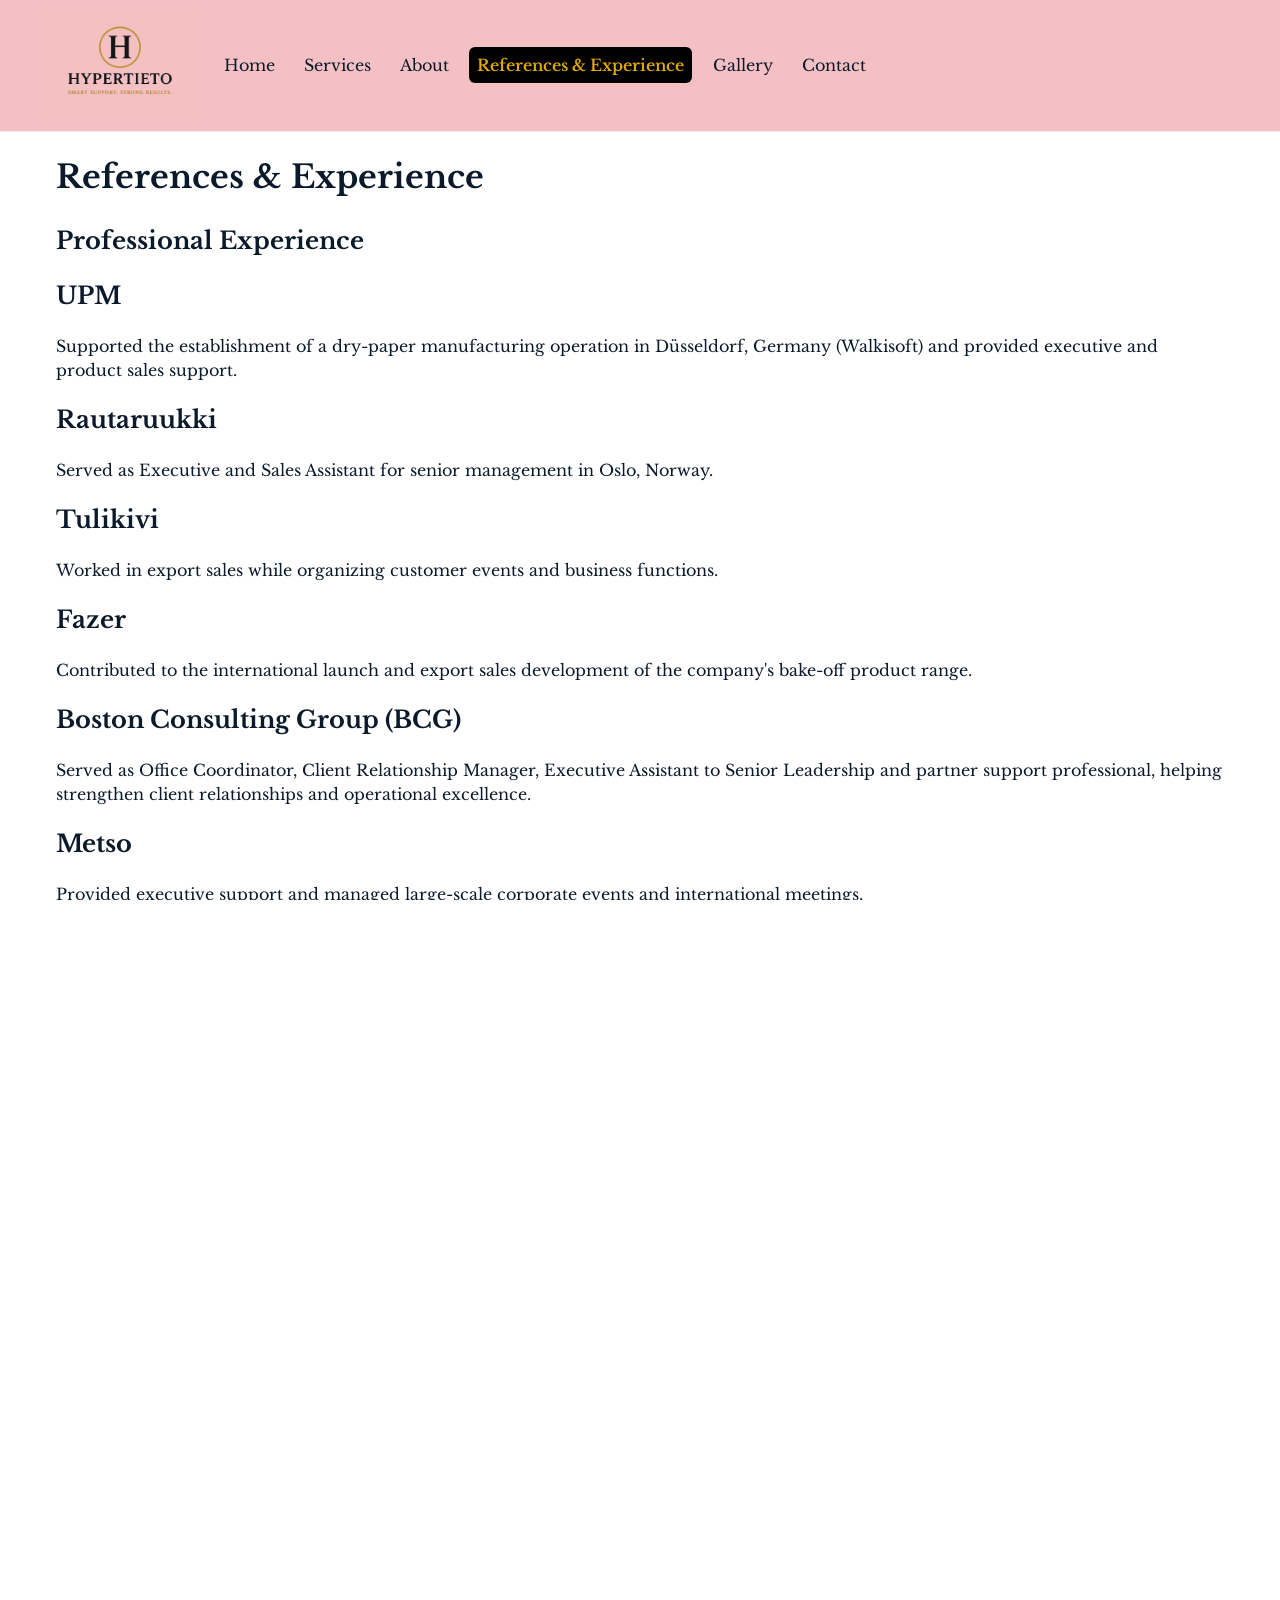
<file: fi/referenssit.html>
<!doctype html>
<!-- =====================================================================
     Referenssisivu – Hypertieto
     Sisältää case-kuvaukset, kuvat ja asiakaspalautteita.
====================================================================== -->

<html lang="fi">
<head>
    <meta http-equiv="refresh" content="0; url=/en/case-studies.html">
    <meta name="robots" content="noindex">
    <script>window.location.replace('/en/case-studies.html');</script>
    <meta charset="UTF-8">
    <meta name="viewport" content="width=device-width, initial-scale=1.0">
    <meta name="description" content="Referenssit ja casekuvaukset: UPM, Rautaruukki, Tulikivi, Fazer, BCG, Metso.">
    <link rel="icon" href="../img/favicon.ico">
    <title>Hypertieto – Referenssit</title>

    <link rel="preconnect" href="https://fonts.googleapis.com">
    <link rel="preconnect" href="https://fonts.gstatic.com" crossorigin>
    <link href="https://fonts.googleapis.com/css2?family=Libre+Baskerville:ital,wght@0,400..700;1,400..700&display=swap"
        rel="stylesheet">

    <!-- Päätyylitiedosto -->
    <link rel="stylesheet" href="../css/styles.css">
</head>

<body>
    <!-- ==========================================================
         Sivun yläosa – logo, navigaatio ja kielivalinnat
    =========================================================== -->
    <header class="site-header">
        <div class="container header-inner">

            <!-- Logo, vie indeksisivulle -->
            <a href="/index.html" class="logo" aria-label="Hypertieto">
                <img src="/img/logo.png" alt="Hypertieto logo" width="160" height="40">
            </a>

            <!-- Päävalikko (desktop) -->
            <nav class="main-nav" aria-label="Päävalikko">
                <ul>
                    <li><a href="/index.html">Etusivu</a></li>
                    <li><a href="/fi/palvelut.html">Palvelut</a></li>
                    <li><a href="/fi/minusta.html">Minusta</a></li>
                    <li><a href="/fi/referenssit.html" class="active">Referenssit</a></li>
                    <li><a href="/fi/yhteys.html">Ota yhteyttä</a></li>
                </ul>
            </nav>

            <!-- Oikea reuna: kielet + mobiilivalikko -->
            <div class="header-right">

                <!-- Kielivalinta -->
                <div class="lang-switch">
                    <button class="lang-btn" id="lang-fi" aria-label="Suomi">
                        <img src="/img/flag-fi.png" alt="Suomen lippu" width="28" height="20">
                    </button>
                    <button class="lang-btn" id="lang-en" aria-label="English">
                        <img src="/img/flag-en.png" alt="UK/US flag" width="28" height="20">
                    </button>
                </div>

                <!-- Hampurilaisvalikko mobiilille -->
                <button id="menu-toggle" class="menu-toggle" aria-expanded="false" aria-controls="mobile-menu"
                    aria-label="Avaa valikko">
                    <span class="hamburger" aria-hidden="true"></span>
                </button>
            </div>
        </div>

        <!-- Mobiilivalikko -->
        <div id="mobile-menu" class="mobile-menu" hidden>
            <nav role="navigation" aria-label="Päävalikko mobiili">
                <ul>
                    <li><a href="/index.html">Etusivu</a></li>
                    <li><a href="/fi/palvelut.html">Palvelut</a></li>
                    <li><a href="/fi/minusta.html">Minusta</a></li>
                    <li><a href="/fi/referenssit.html">Referenssit</a></li>
                    <li><a href="/fi/yhteys.html">Ota yhteyttä</a></li>
                </ul>
            </nav>
        </div>
    </header>

    <!-- ==========================================================
         Pääsisältö alkaa
    =========================================================== -->
    <main class="container">

        <!-- Otsikko ja esittelyteksti -->
        <h1>Referenssit</h1>
        <p class="lead">Tilanne → Toimenpiteet → Tulokset</p>

        <!-- =====================================================
             Case-osio (kaksi casea + asiakaskommentit)
        ====================================================== -->
        <section class="cases">
            <h2>Case-esimerkit</h2>

            <!-- ======================
                 Case 1 – Ranska
            ======================= -->
            <article class="case">
                <h2>Asiakasyrityksen ryhmäkuva Ranskassa</h2>

                <!-- Case-kuva -->
                <figure>
                    <img src="../img/leadership.jpg" alt="Johtoryhmän yhteiskuva Ranskan kokouksesta" width="720"
                        height="360">
                    <figcaption>Johtoryhmän kuva Ranskassa</figcaption>
                </figure>

                <!-- Tilanne–Toimenpiteet–Tulokset -->
                <dl>
                    <dt>Tilanne</dt>
                    <dd>Tarve kansainväliselle tuotannon käynnistämiselle Ranskassa.</dd>

                    <dt>Toimenpiteet</dt>
                    <dd>Projektinhallinta, sidosryhmäkoordinaatio ja vientimyyntituki.</dd>

                    <dt>Tulokset</dt>
                    <dd>Tehdasprojekti eteni aikataulussa ja kaupallinen lanseeraus onnistui.</dd>
                </dl>
            </article>

            <!-- ======================
                 Case 2 – Saksa
            ======================= -->
            <article class="case">
                <h2>Asiakasyrityksen tilajärjestelyt Saksassa</h2>

                <figure>
                    <img src="../img/meeting_germany.jpg" alt="Kokoustila järjestetty Tuijan toimesta" width="720"
                        height="360">
                    <figcaption>Kokous ja tilajärjestely</figcaption>
                </figure>

                <dl>
                    <dt>Tilanne</dt>
                    <dd>Suuret kansainväliset tapahtumat ja kokoukset vaativat tarkkaa koordinointia.</dd>

                    <dt>Toimenpiteet</dt>
                    <dd>End-to-end tapahtumajärjestelyt, logistiikka ja jälkiseuranta.</dd>

                    <dt>Tulokset</dt>
                    <dd>Osallistujapalaute erinomainen ja tapahtuma toteutui budjetissa.</dd>
                </dl>
            </article>

            <!-- ======================
                 Asiakkaiden kommentteja
            ======================= -->
            <aside class="testimonials">
                <h2>Asiakkaiden kommentteja</h2>
                <blockquote>”Täydellisesti hoidettu tilaisuus, jokaista yksityiskohtaa myöten”</blockquote>
                <blockquote>”Ei ole asiaa, jota et pysty ratkaisemaan”</blockquote>
                <blockquote>”Ilman sinua tätä ei olisi tapahtunut”</blockquote>
            </aside>

        </section>
    </main>

    <!-- ==========================================================
         Sivun alatunniste
    =========================================================== -->
    <footer class="site-footer">
        <div class="container footer-grid">

            <div>
                <h3>Hypertieto</h3>
                <p>Tuija Christiansen · Virtuaali Johdon Assistentti</p>

                <!-- Sähköposti + puhelin -->
                <div class="footer-contact">

                    <!-- Sähköposti -->
                    <a href="mailto:tuija.christiansen@hypertieto.fi" class="contact-link">
                        <svg class="contact-icon" xmlns="http://www.w3.org/2000/svg" viewBox="0 0 512 512">
                            <path fill="currentColor"
                                d="M502.3 190.8 327.4 338.2c-22.2 18.9-54.6 18.9-76.8 0L9.7 190.8C3.9 186.1 0 178.7 0 170.7V96c0-26.5 21.5-48 48-48h416c26.5 0 48 21.5 48 48v74.7c0 8-3.9 15.4-9.7 20.1zM0 224v192c0 26.5 21.5 48 48 48h416c26.5 0 48-21.5 48-48V224L327.4 371.4c-22.2 18.9-54.6 18.9-76.8 0L0 224z" />
                        </svg>
                        <span>tuija.christiansen@hypertieto.fi</span>
                    </a>

                    <!-- Puhelin -->
                    <a href="tel:+358505681187" class="contact-link">
                        <svg class="contact-icon" xmlns="https://www.w3.org/2000/svg" viewBox="0 0 512 512">
                            <path fill="currentColor"
                                d="M511.7 387.3c-2.2 49.6-42.2 89.6-91.8 91.8-52.8 2.4-105.6-14.2-152.8-47.2-47.2-33-85.6-77.6-114.4-129.6-28.8-52-44.8-108.8-47.2-161.6-2.2-49.6 39.2-91.6 88.8-93.8 23.2-1 46.4 6.4 64.8 21.6l46.4 37.6c18.4 15.2 24.8 40.8 16.8 63.2l-20.8 57.6c-4.8 13.6-16.8 23.2-31.2 25.6l-52.8 8.8c14.4 28.8 34.4 55.2 58.4 77.6 24 22.4 51.2 40.8 80 54.4l8.8-52.8c2.4-14.4 12-26.4 25.6-31.2l57.6-20.8c22.4-8 48-1.6 63.2 16.8l37.6 46.4c15.2 18.4 22.6 41.6 21.6 64.8z" />
                        </svg>
                        <span>+358 50 5681187</span>
                    </a>
                </div>

                <!-- LinkedIn-painike -->
                <div class="footer-social">
                    <a href="https://www.linkedin.com/in/tuija-christiansen-08aa6456/" class="linkedin-btn"
                        target="_blank" rel="noopener">
                        <svg xmlns="https://www.w3.org/2000/svg" viewBox="0 0 448 512" class="linkedin-icon">
                            <path fill="currentColor"
                                d="M100.28 448H7.4V148.9h92.88zm-46.44-341C24.3 107 0 82.7 0 53.5A53.5 53.5 0 0 1 53.5 0C82.7 0 107 24.3 107 53.5c0 29.2-24.3 53.5-53.5 53.5zM447.9 448h-92.4V304.1c0-34.3-12.3-57.7-43.1-57.7-23.5 0-37.6 15.8-43.8 31.1-2.2 5.3-2.8 12.7-2.8 20.1V448h-92.4s1.2-270.7 0-299.1h92.4v42.4c12.3-19 34.3-46 83.5-46 61 0 107 39.8 107 125.4V448z" />
                        </svg>
                        <span>Let's connect!</span>
                    </a>
                </div>
            </div>

            <!-- Päivitysaikaleima -->
            <div class="footer-meta">
                <p>Viimeksi päivitetty: <time id="paivitetty"></time></p>
            </div>
        </div>
    </footer>

    <!-- Pää-JavaScript (käsittelee mobiilivalikon, kielivalinnan ja aktiivisen linkin korostuksen) -->
    <script src="../js/main.js" defer></script>

</body>
</html>
</file>
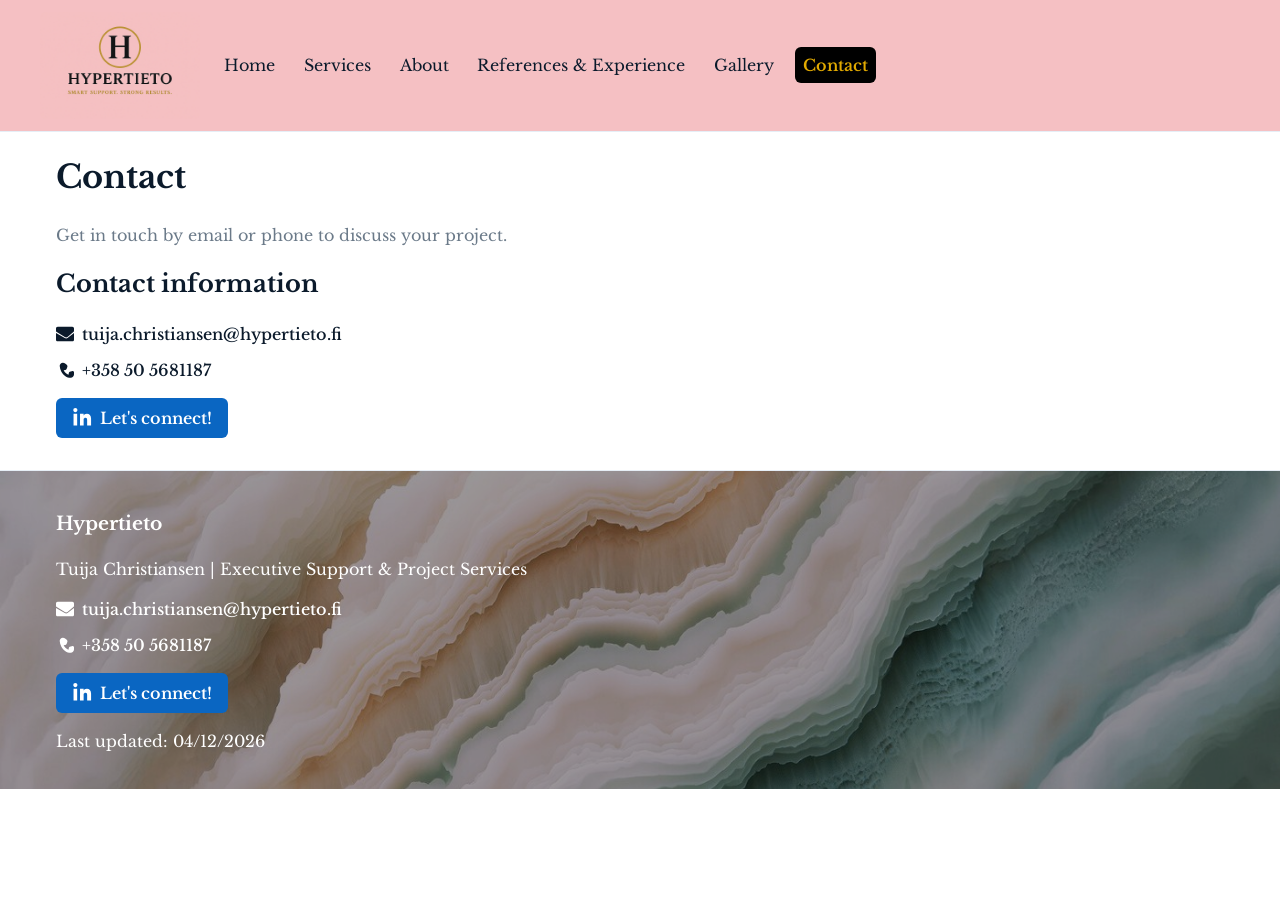
<file: fi/yhteys.html>
<!doctype html>
<!-- =====================================================================
     Yhteydenottosivu – Hypertieto
     Tämä sivu sisältää yhteystiedot, LinkedIn-linkin ja yhteydenottolomakkeen.
====================================================================== -->

<html lang="fi">
<head>
    <meta http-equiv="refresh" content="0; url=/en/contact.html">
    <meta name="robots" content="noindex">
    <script>window.location.replace('/en/contact.html');</script>
    <meta charset="UTF-8">
    <meta name="viewport" content="width=device-width, initial-scale=1.0">
    <meta name="description" content="Ota yhteyttä: Varaa 20 min keskustelu tai pyydä tarjous.">
    <link rel="icon" href="../img/favicon.ico">
    <title>Hypertieto – Ota yhteyttä</title>

    <link rel="preconnect" href="https://fonts.googleapis.com">
    <link rel="preconnect" href="https://fonts.gstatic.com" crossorigin>
    <link href="https://fonts.googleapis.com/css2?family=Libre+Baskerville:ital,wght@0,400..700;1,400..700&display=swap"
        rel="stylesheet">
    
    <!-- Päätyylitiedosto -->
    <link rel="stylesheet" href="../css/styles.css">
</head>

<body>
    <!-- ==========================================================
         Sivun yläosa – logo, päävalikko ja kielivalinta
    =========================================================== -->
    <header class="site-header">
        <div class="container header-inner">

            <!-- Logo, vie aina etusivulle -->
            <a href="/index.html" class="logo" aria-label="Hypertieto">
                <img src="/img/logo.png" alt="Hypertieto logo" width="160" height="40">
            </a>

            <!-- Päävalikko (desktop) -->
            <nav class="main-nav" aria-label="Päävalikko">
                <ul>
                    <li><a href="/index.html">Etusivu</a></li>
                    <li><a href="/fi/palvelut.html">Palvelut</a></li>
                    <li><a href="/fi/minusta.html">Minusta</a></li>
                    <li><a href="/fi/referenssit.html">Referenssit</a></li>
                    <li><a href="/fi/yhteys.html" class="active">Ota yhteyttä</a></li>
                </ul>
            </nav>

            <!-- Oikea reuna: kielivalinta + mobiilivalikkopainike -->
            <div class="header-right">

                <!-- Kielenvaihtopainikkeet -->
                <div class="lang-switch">
                    <button class="lang-btn" id="lang-fi" aria-label="Suomi">
                        <img src="/img/flag-fi.png" alt="Suomen lippu" width="28" height="20">
                    </button>
                    <button class="lang-btn" id="lang-en" aria-label="English">
                        <img src="/img/flag-en.png" alt="UK/US flag" width="28" height="20">
                    </button>
                </div>

                <!-- Mobiilin hampurilaisvalikko -->
                <button id="menu-toggle" class="menu-toggle" aria-expanded="false" aria-controls="mobile-menu"
                    aria-label="Avaa valikko">
                    <span class="hamburger" aria-hidden="true"></span>
                </button>
            </div>
        </div>

        <!-- Mobiilivalikko (piilotetaan suuremmilla näytöillä) -->
        <div id="mobile-menu" class="mobile-menu" hidden>
            <nav aria-label="Päävalikko mobiili">
                <ul>
                    <li><a href="/index.html">Etusivu</a></li>
                    <li><a href="/fi/palvelut.html">Palvelut</a></li>
                    <li><a href="/fi/minusta.html">Minusta</a></li>
                    <li><a href="/fi/referenssit.html">Referenssit</a></li>
                    <li><a href="/fi/yhteys.html">Ota yhteyttä</a></li>
                </ul>
            </nav>
        </div>
    </header>

    <!-- ==========================================================
         Pääsisältö alkaa
    =========================================================== -->
    <main class="container contact-page">

        <!-- ==================================
             Otsikko ja intro-teksti
        ================================== -->
        <h1>Yhteydenotto</h1>
        <p class="lead">
            Ota yhteyttä sähköpostilla tai puhelimitse, tai lähetä lyhyt projektikuvaus alla olevalla lomakkeella.
        </p>

        <!-- ==================================
             Yhteystiedot + LinkedIn-painike
        ================================== -->

            <!-- Sähköposti & puhelin -->
            <div class="footer-contact">
                <!-- Sähköposti -->
                <a href="mailto:tuija.christiansen@hypertieto.fi" class="contact-link">
                    <svg class="contact-icon" xmlns="https://www.w3.org/2000/svg" viewBox="0 0 512 512">
                        <path fill="currentColor"
                            d="M502.3 190.8 327.4 338.2c-22.2 18.9-54.6 18.9-76.8 0L9.7 190.8C3.9 186.1 0 178.7 0 170.7V96c0-26.5 21.5-48 48-48h416c26.5 0 48 21.5 48 48v74.7c0 8-3.9 15.4-9.7 20.1zM0 224v192c0 26.5 21.5 48 48 48h416c26.5 0 48-21.5 48-48V224L327.4 371.4c-22.2 18.9-54.6 18.9-76.8 0L0 224z" />
                    </svg>
                    <span>tuija.christiansen@hypertieto.fi</span>
                </a>

                <!-- Puhelin -->
                <a href="tel:+358505681187" class="contact-link">
                    <svg class="contact-icon" xmlns="https://www.w3.org/2000/svg" viewBox="0 0 512 512">
                        <path fill="currentColor"
                            d="M511.7 387.3c-2.2 49.6-42.2 89.6-91.8 91.8-52.8 2.4-105.6-14.2-152.8-47.2-47.2-33-85.6-77.6-114.4-129.6-28.8-52-44.8-108.8-47.2-161.6-2.2-49.6 39.2-91.6 88.8-93.8 23.2-1 46.4 6.4 64.8 21.6l46.4 37.6c18.4 15.2 24.8 40.8 16.8 63.2l-20.8 57.6c-4.8 13.6-16.8 23.2-31.2 25.6l-52.8 8.8c14.4 28.8 34.4 55.2 58.4 77.6 24 22.4 51.2 40.8 80 54.4l8.8-52.8c2.4-14.4 12-26.4 25.6-31.2l57.6-20.8c22.4-8 48-1.6 63.2 16.8l37.6 46.4c15.2 18.4 22.6 41.6 21.6 64.8z" />
                    </svg>
                    <span>+358 50 5681187</span>
                </a>
            </div>

            <!-- LinkedIn-painike -->
            <a href="https://www.linkedin.com/in/tuija-christiansen-08aa6456/" class="linkedin-btn" target="_blank"
                rel="noopener">
                <svg xmlns="https://www.w3.org/2000/svg" viewBox="0 0 448 512" class="linkedin-icon">
                    <path fill="currentColor"
                        d="M100.28 448H7.4V148.9h92.88zm-46.44-341C24.3 107 0 82.7 0 53.5A53.5 53.5 0 0 1 53.5 0C82.7 0 107 24.3 107 53.5c0 29.2-24.3 53.5-53.5 53.5zM447.9 448h-92.4V304.1c0-34.3-12.3-57.7-43.1-57.7-23.5 0-37.6 15.8-43.8 31.1-2.2 5.3-2.8 12.7-2.8 20.1V448h-92.4s1.2-270.7 0-299.1h92.4v42.4c12.3-19 34.3-46 83.5-46 61 0 107 39.8 107 125.4V448z" />
                </svg>
                <span>Let's connect!</span>
            </a>
        </section>

        <!-- ==================================
            Pieni kuvagalleria
        ================================== -->
        <section class="contact-gallery">
            <h2>Tapahtumien tunnelmia</h2>

            <div class="gallery-grid">
                <figure>
                    <img src="../img/food.jpg" alt="Ruokatarjoilu tapahtumassa" width="360" height="240">
                    <figcaption>Tarjoilu</figcaption>
                </figure>

                <figure>
                    <img src="../img/finland.jpg" alt="Johtoryhmän lumikelkka-ajelu Suomessa" width="360" height="240">
                    <figcaption>Tiimipäivä</figcaption>
                </figure>
            </div>
        </section>
    </main>

    <!-- ==========================================================
        Sivun alatunniste
    =========================================================== -->
    <footer class="site-footer">
        <div class="container footer-grid">

            <div>
                <h3>Hypertieto</h3>
                <p>Tuija Christiansen · Virtuaali Johdon Assistentti</p>

                <!-- Sähköposti ja puhelin -->
                <div class="footer-contact">
                    <a href="mailto:tuija.christiansen@hypertieto.fi" class="contact-link">
                        <svg class="contact-icon" xmlns="https://www.w3.org/2000/svg" viewBox="0 0 512 512">
                            <path fill="currentColor"
                                d="M502.3 190.8 327.4 338.2c-22.2 18.9-54.6 18.9-76.8 0L9.7 190.8C3.9 186.1 0 178.7 0 170.7V96c0-26.5 21.5-48 48-48h416c26.5 0 48 21.5 48 48v74.7c0 8-3.9 15.4-9.7 20.1zM0 224v192c0 26.5 21.5 48 48 48h416c26.5 0 48-21.5 48-48V224L327.4 371.4c-22.2 18.9-54.6 18.9-76.8 0L0 224z" />
                        </svg>
                        <span>tuija.christiansen@hypertieto.fi</span>
                    </a>

                    <a href="tel:+358505681187" class="contact-link">
                        <svg class="contact-icon" xmlns="https://www.w3.org/2000/svg" viewBox="0 0 512 512">
                            <path fill="currentColor"
                                d="M511.7 387.3c-2.2 49.6-42.2 89.6-91.8 91.8-52.8 2.4-105.6-14.2-152.8-47.2-47.2-33-85.6-77.6-114.4-129.6-28.8-52-44.8-108.8-47.2-161.6-2.2-49.6 39.2-91.6 88.8-93.8 23.2-1 46.4 6.4 64.8 21.6l46.4 37.6c18.4 15.2 24.8 40.8 16.8 63.2l-20.8 57.6c-4.8 13.6-16.8 23.2-31.2 25.6l-52.8 8.8c14.4 28.8 34.4 55.2 58.4 77.6 24 22.4 51.2 40.8 80 54.4l8.8-52.8c2.4-14.4 12-26.4 25.6-31.2l57.6-20.8c22.4-8 48-1.6 63.2 16.8l37.6 46.4c15.2 18.4 22.6 41.6 21.6 64.8z" />
                        </svg>
                        <span>+358 50 5681187</span>
                    </a>
                </div>

                <!-- LinkedIn -->
                <div class="footer-social">
                    <a href="https://www.linkedin.com/in/tuija-christiansen-08aa6456/" class="linkedin-btn"
                        target="_blank" rel="noopener">
                        <svg xmlns="https://www.w3.org/2000/svg" viewBox="0 0 448 512" class="linkedin-icon">
                            <path fill="currentColor"
                                d="M100.28 448H7.4V148.9h92.88zm-46.44-341C24.3 107 0 82.7 0 53.5A53.5 53.5 0 0 1 53.5 0C82.7 0 107 24.3 107 53.5c0 29.2-24.3 53.5-53.5 53.5zM447.9 448h-92.4V304.1c0-34.3-12.3-57.7-43.1-57.7-23.5 0-37.6 15.8-43.8 31.1-2.2 5.3-2.8 12.7-2.8 20.1V448h-92.4s1.2-270.7 0-299.1h92.4v42.4c12.3-19 34.3-46 83.5-46 61 0 107 39.8 107 125.4V448z" />
                        </svg>
                        <span>Let's connect!</span>
                    </a>
                </div>
            </div>

            <!-- Päivitysaikaleima -->
            <div class="footer-meta">
                <p>Viimeksi päivitetty: <time id="paivitetty"></time></p>
            </div>
        </div>
    </footer>

    <!-- Pää-JavaScript (käsittelee mobiilivalikon, kielivalinnan ja aktiivisen linkin korostuksen) -->
    <script src="../js/main.js" defer></script>
</body>

</html>
</file>
<file: css/styles.css>
/*  ====================================================================================================
    HUOM! Tässä tiedostossa muutetaan sivun visuaallista ilmettä. Jonas muokkaa tätä tarvittaessa.
    Jos et tiedä mitä teet, älä muokkaa tätä tiedostoa vahingossa.
    ====================================================================================================*/

/* =========================
   Perusasetukset ja muuttujat
   ========================= */
:root{
  --bg: #ffffff;
  --text: #0b1a2b;
  --muted: #6b7a89;
  --accent: #cd9b05;            /* pääaccent-väri (kulta) */
  --accent-alpha: rgba(205,155,5,0.85);
  --accent-2: #0b8f6b;
  --header-pink: #F5C0C3;       /* headerin / mobiilin korostusväri (vaaleanpunainen) */
  --max-width: 1200px;
  --container-padding: 1rem;
  --radius: 8px;
  --focus: 3px solid rgba(10,102,194,0.18);
  font-family: "Libre Baskerville", serif;
  color-scheme: light;
}

/* =========================
     Libre Baskerville - KAIKKI TEKSTIT
   ========================= */

/* Perusasetukset */
* { box-sizing: border-box; }
html, body { height: 100%; }
body{
  margin: 0;
  background: var(--bg);
  color: var(--text);
  line-height: 1.5;
  -webkit-font-smoothing: antialiased;
  font-size: 16px;
}

/* =========================
   Container
   ========================= */
.container{
  max-width: var(--max-width);
  margin: 0 auto;
  padding: 0 var(--container-padding);
}

/* =========================
   Header ja navigaatio
   ========================= */
.site-header{
  background: var(--header-pink);
  border-bottom: 1px solid #e6eef6;
  position: sticky;
  top: 0;
  z-index: 50;
}

.header-inner{
  display: flex;
  align-items: center;
  justify-content: space-between;
  gap: 1rem;
  padding: 0.75rem 0;
  width: 100%;
}

.header-right{
  margin-left: auto;
  display: flex;
  align-items: center;
  gap: 0.5rem;
}

/* Päävalikko (desktop) */
.main-nav ul{
  list-style: none;
  margin: 0;
  padding: 0;
  display: flex;
  gap: clamp(0.15rem, 1vw, 1rem);
}
.main-nav a{
  color: var(--text);
  text-decoration: none;
  padding: 0.5rem;
  font-size: clamp(0.78rem, 1.6vw, 1rem);
  border-radius: 6px;
  transition: background .18s ease, color .18s ease;
}
.main-nav a:hover,
.main-nav a:focus{
  background: #000;
  color: #e2aa00;
}
.main-nav a[data-current="true"]{
  background: #000;
  color: #e2aa00;
  font-weight: 600;
}

/* Hampurilaispainike */
.menu-toggle{
  width: 44px;
  height: 36px;
  border-radius: 8px;
  border: 0;
  background: transparent;
  cursor: pointer;
  display: inline-flex;
  align-items: center;
  justify-content: center;
  padding: 6px;
}
.menu-toggle:focus{
  outline: none;
  box-shadow: 0 0 0 3px rgba(10,102,194,0.18);
}

/* Hampurilaisvalikon sivut */
.hamburger,
.hamburger::before,
.hamburger::after{
  display: block;
  width: 22px;
  height: 2px;
  background: var(--text);
  border-radius: 2px;
  transition: transform .25s ease, opacity .25s ease;
  position: relative;
}
.hamburger::before,
.hamburger::after{
  content: "";
  position: absolute;
  left: 0;
}
.hamburger::before{ top: -7px; }
.hamburger::after{ top: 7px; }
.menu-toggle[aria-expanded="true"] .hamburger{ background: transparent; }
.menu-toggle[aria-expanded="true"] .hamburger::before{
  transform: translateY(7px) rotate(45deg);
}
.menu-toggle[aria-expanded="true"] .hamburger::after{
  transform: translateY(-7px) rotate(-45deg);
}

/* =========================
   Mobiilivalikko
   ========================= */
.mobile-menu{
  position: fixed;
  inset: 0;
  display: grid;
  place-items: center;
  background: rgba(6,18,30,0.75);
  z-index: 120;
  padding: 2.5rem 1rem;
  transition: opacity .25s ease, transform .25s ease;
  opacity: 0;
  transform: scale(.98);
}
.mobile-menu[hidden]{ display: none; }
.mobile-menu[aria-hidden="false"]{ opacity: 1; transform: scale(1); }

.mobile-menu nav{ width: 100%; max-width: 420px; }
.mobile-menu nav ul{
  list-style: none;
  margin: 0;
  padding: 0;
  display: flex;
  flex-direction: column;
  gap: 1rem;
  align-items: flex-end;
}
.mobile-menu nav a{
  color: #fff;
  text-decoration: none;
  font-size: 1.15rem;
  padding: 0.5rem 0.75rem;
  border-radius: 8px;
  background: transparent;
  width: 100%;
  text-align: right;
  box-sizing: border-box;
}
.mobile-menu nav a:hover,
.mobile-menu nav a:focus{
  background: #000;
  color: #fff;
}

/* Mobiilin aktiivinen linkki käyttää headerin vaaleanpunaista väriä */
.mobile-menu nav a[data-current="true"] {
  background: #000;
  color: var(--header-pink);
  font-weight: 600;
}

@media (max-width: 420px){
  .mobile-menu nav ul{ align-items: center; }
  .mobile-menu nav a{ text-align: center; max-width: 100%; }
}

/* =========================
   Hero-osio
   ========================= */
.hero{ padding: 2.5rem 0; }
.hero-grid{
  display: grid;
  grid-template-columns: 1fr 420px;
  gap: 2rem;
  align-items: center;
}
.hero h1{
  font-size: clamp(1.6rem, 3.2vw, 2.4rem);
  margin: 0 0 0.5rem 0;
}
.lead{ color: var(--muted); margin: 0 0 1rem 0; }
.hero-ctas{ display: flex; gap: 0.75rem; margin: 1rem 0; }

/* =========================
   Painikkeet
   ========================= */
.btn{
  display: inline-block;
  padding: 0.6rem 1rem;
  border-radius: 8px;
  text-decoration: none;
  color: var(--text);
  border: 1px solid transparent;
  transition: background .18s ease, color .18s ease, transform .18s ease, box-shadow .18s ease;
  cursor: pointer;
  font-weight: 500;
}
.btn-primary{ background: var(--accent-alpha); color: #fff; }
.btn-outline{ background: transparent; border: 1px solid #cfe3fb; }
.btn:hover,
.btn:focus,
.btn-primary:hover,
.btn-primary:focus,
.btn-outline:hover,
.btn-outline:focus{
  background: #000;
  color: #fff;
  border-color: transparent;
  transform: translateY(-2px);
  box-shadow: 0 4px 12px rgba(10,102,194,0.2);
}

/* =========================
   Korostukset ja listat
   ========================= */
.highlights{
  list-style: none;
  padding: 0;
  margin: 1rem 0 0 0;
  display: grid;
  grid-template-columns: repeat(2, minmax(0,1fr));
  gap: 0.5rem;
}
.highlights li{
  background: #f7fbff;
  padding: 0.5rem;
  border-radius: 6px;
}

/* =========================
   Palveluiden kortit
   ========================= */
.service-grid{
  display: grid;
  grid-template-columns: repeat(3, 1fr);
  gap: 1rem;
  margin: 1.5rem 0;
}
.service-card{
  background: #fff;
  border: 1px solid #eef6fb;
  padding: 1rem;
  border-radius: 8px;
}
.service-card-media{
  position: relative;
  padding-top: 56.25%;
}
.service-card-media img{
  position: absolute;
  top: 0; left: 0;
  width: 100%;
  height: 100%;
}

.service-card:hover {
  border-color: #c9d3e7;
  background-color: #fafbff;
  box-shadow: 0 8px 24px rgba(11, 87, 208, 0.15);
  transform: translateY(-2px);
}

.service-card:focus {
  outline: none;
  border-color: #0b57d0;
  box-shadow:
    0 0 0 3px rgba(11, 87, 208, 0.25),
    0 8px 24px rgba(11, 87, 208, 0.15);
  background-color: #fafbff;
  transform: translateY(-2px);
}

/* =========================
   Referenssit ja lainaukset
   ========================= */
.cases .case{ margin-bottom: 1.25rem; }
.cases dl{
  display: grid;
  grid-template-columns: 120px 1fr;
  gap: 0.25rem 1rem;
}
.testimonials blockquote{
  background: #f3f7fb;
  padding: 1rem;
  border-left: 4px solid var(--accent);
  margin: 0.5rem 0;
  border-radius: 6px;
}

/* =========================
   Footer ja yhteystiedot
   ========================= */
.footer-contact{
  display: flex;
  flex-direction: column;
  gap: 0.75rem;
  margin: 1rem 0;
}
.contact-link{
  display: inline-flex;
  align-items: center;
  gap: 0.5rem;
  color: var(--text);
  text-decoration: none;
  font-weight: 500;
}
.contact-link:hover,
.contact-link:focus{
  color: var(--accent);
}
.contact-icon{
  width: 18px;
  height: 18px;
  flex-shrink: 0;
  fill: currentColor;
}

.site-footer{
  border-top: 1px solid #e6eef6;
  padding: 1.25rem 0;
  margin-top: 2rem;
  background: url("/img/background.jpeg") no-repeat center center;
  background-size: cover;
  color: #fff;
  position: relative;
}
.site-footer::before{
  content:"";
  position:absolute;
  inset:0;
  background: rgba(0,0,0,0.4);
  z-index:0;
}
.site-footer .container,
.site-footer .footer-grid,
.site-footer .footer-social,
.site-footer .footer-contact{
  position:relative;
  z-index:1;
}
.site-footer .contact-link{
  color:#fff;
}
.site-footer .contact-link:hover,
.site-footer .contact-link:focus{
  color:#cfe3fb;
}

/* LinkedIn painike footerissa */
.footer-social{ margin-top: 1rem; }
.linkedin-btn{
  display: inline-flex;
  align-items: center;
  gap: 0.5rem;
  background: #0a66c2;
  color: #fff;
  padding: 0.5rem 1rem;
  border-radius: 6px;
  text-decoration: none;
  font-weight: 600;
  transition: background .2s ease, color .2s ease;
}
.linkedin-btn:hover,
.linkedin-btn:focus{
  background: #000;
  color: #fff;
}
.linkedin-icon{
  width: 20px;
  height: 20px;
  flex-shrink: 0;
  fill: currentColor;
}

/* =========================
   Esteettömyys: fokus
   ========================= */
/* Näppäimistöfokus näkyviin, hiiriklikkauksissa ei näytetä oletuskehystä */
:focus:not(:focus-visible) { outline: none; }
:focus-visible { outline: var(--focus); outline-offset: 2px; }

/* =========================
   Responsiiviset katkaisupisteet
   ========================= */
@media (min-width: 701px){
  .main-nav{ display:flex; }
  .menu-toggle{ display:none; }
  .mobile-menu{ display:none; }
}

/* Tablet ja pienemmät näytöt */
@media (max-width: 1000px){
  .hero-grid{ grid-template-columns: 1fr 320px; }
  .service-grid{ grid-template-columns: repeat(2, 1fr); }
}

.hero-figure-mobile {
  display: none;
}

/* Mobiili */
@media (max-width: 700px){
  .header-inner{position: relative; justify-content: space-between;}
  .main-nav{display: none;}
  .menu-toggle{position: static; transform: none; margin: 0; z-index: 60;}
  .mobile-menu nav ul {align-items: center; text-align: center;}
  .mobile-menu nav a {text-align: center; max-width: 100%;  width: 100%;}
  .header-right {margin-left: auto;display: flex; align-items: center; gap: 0.5rem;}
  .hero-grid{grid-template-columns: 1fr;}
  .service-grid{grid-template-columns: 1fr;}
  .additional-photos {grid-template-columns: 1fr;}
  .hero-figure-mobile {display: block; margin: 1.5rem 0;}
  .hero-figure-desktop {display: none;}
}

/* =========================
   Apuluokat
   ========================= */
.text-muted{ color: var(--muted); }
.center{ text-align: center; }

/* =========================
   Kuvien asetukset ja galleriat
   ========================= */
img{ max-width: 100%; height: auto; display: block; border-radius: 6px; }
.gallery-grid{
  display: grid;
  grid-template-columns: repeat(3, 1fr);
  gap: 1rem;
  margin-top: 1rem;
}
.gallery-grid figure{
  margin: 0;
  overflow: hidden;
  border-radius: var(--radius);
  background: #f7fbff;
}
.gallery-grid figcaption{
  padding: 0.75rem;
  color: var(--text);
}
.gallery-grid--full{
  grid-template-columns: repeat(3, minmax(0, 1fr));
  margin-bottom: 2rem;
}
.gallery-grid--full img{
  width: 100%;
  aspect-ratio: 4 / 3;
  object-fit: cover;
  border-radius: 0;
}
.gallery-item{
  display: block;
  width: 100%;
  padding: 0;
  border: 0;
  background: transparent;
  cursor: zoom-in;
  overflow: hidden;
}
.gallery-item img{
  transition: transform .2s ease;
}
.gallery-item:hover img,
.gallery-item:focus-visible img{
  transform: scale(1.04);
}
.lightbox{
  position: fixed;
  inset: 0;
  z-index: 200;
  display: grid;
  grid-template-columns: auto minmax(0, 1fr) auto;
  align-items: center;
  gap: 1rem;
  padding: 1.5rem 4.5rem;
  background: rgba(6, 18, 30, .92);
}
.lightbox[hidden]{ display: none; }
.lightbox__figure{
  display: grid;
  justify-items: center;
  gap: .75rem;
  margin: 0;
  min-width: 0;
}
.lightbox__image{
  width: auto;
  max-width: 100%;
  max-height: calc(100vh - 7rem);
  object-fit: contain;
  border-radius: var(--radius);
}
.lightbox__caption{
  color: #fff;
  text-align: center;
}
.lightbox__close,
.lightbox__control{
  display: grid;
  place-items: center;
  width: 44px;
  height: 44px;
  border: 1px solid rgba(255, 255, 255, .7);
  border-radius: 50%;
  background: rgba(0, 0, 0, .3);
  color: #fff;
  cursor: pointer;
  font: inherit;
  font-size: 1.5rem;
}
.lightbox__close{
  position: absolute;
  top: 1rem;
  right: 1rem;
}
.lightbox__control:hover,
.lightbox__control:focus-visible,
.lightbox__close:hover,
.lightbox__close:focus-visible{
  background: #000;
  color: #fff;
}
body.is-lightbox-open{ overflow: hidden; }
.entrepreneurial-experience{ margin-top: 2rem; }
.gallery-page{ padding-top: 2rem; }
.page-intro{ max-width: 760px; margin-bottom: 1.5rem; }
@media (max-width: 900px){ .gallery-grid{ grid-template-columns: repeat(2, 1fr); } }
@media (max-width: 600px){
  .gallery-grid{ grid-template-columns: 1fr; }
  .gallery-page{ padding-top: 1.25rem; }
  .lightbox{
    grid-template-columns: 1fr;
    grid-template-rows: minmax(0, 1fr) auto;
    gap: .5rem;
    padding: 4rem 1rem 1rem;
  }
  .lightbox__figure{ grid-row: 1; }
  .lightbox__image{ max-height: calc(100vh - 10rem); }
  .lightbox__control{
    position: absolute;
    top: 50%;
    transform: translateY(-50%);
  }
  .lightbox__control--previous{ left: .5rem; }
  .lightbox__control--next{ right: .5rem; }
}

.about-grid{
  display: grid;
  grid-template-columns: 360px 1fr;
  gap: 1rem;
  align-items: start;
}
@media (max-width: 800px){ .about-grid{ grid-template-columns: 1fr; } }

.additional-photos{
  display: grid;
  grid-template-columns: repeat(2, 1fr);
  gap: 1rem;
  margin-top: 1rem;
}

/* =========================
   Lomakkeet ja validointi
   ========================= */
.mobile-menu nav a{ line-height: 1.4; }
.contact-form form{
  display: grid;
  gap: 0.75rem;
  max-width: 720px;
}
.contact-form label{ font-weight: 600; }
.contact-form input[type="text"],
.contact-form input[type="email"],
.contact-form input[type="tel"],
.contact-form input[type="number"],
.contact-form input[type="date"],
.contact-form select,
.contact-form textarea{
  padding: 0.6rem;
  border: 1px solid #dfeaf6;
  border-radius: 6px;
  font: inherit;
}
.contact-form input:focus,
.contact-form select:focus,
.contact-form textarea:focus{
  outline: none;
  box-shadow: var(--focus);
}
.contact-form input:invalid:not(:placeholder-shown),
.contact-form select:invalid:not(:placeholder-shown),
.contact-form textarea:invalid:not(:placeholder-shown){
  border-color: #e74c3c;
  box-shadow: 0 0 0 3px rgba(231,76,60,0.1);
}
.contact-form input:valid:not(:placeholder-shown),
.contact-form select:valid:not(:placeholder-shown),
.contact-form textarea:valid:not(:placeholder-shown){
  border-color: #27ae60;
}
.error-message{
  display: none;
  color: #e74c3c;
  font-size: 0.85rem;
  margin-top: 0.25rem;
}
.error-message.show{
  display: block;
}

/* =========================
   Pieniä korjauksia ja hienosäätöä
   ========================= */
html, body { overflow-x: hidden; }
</file>
